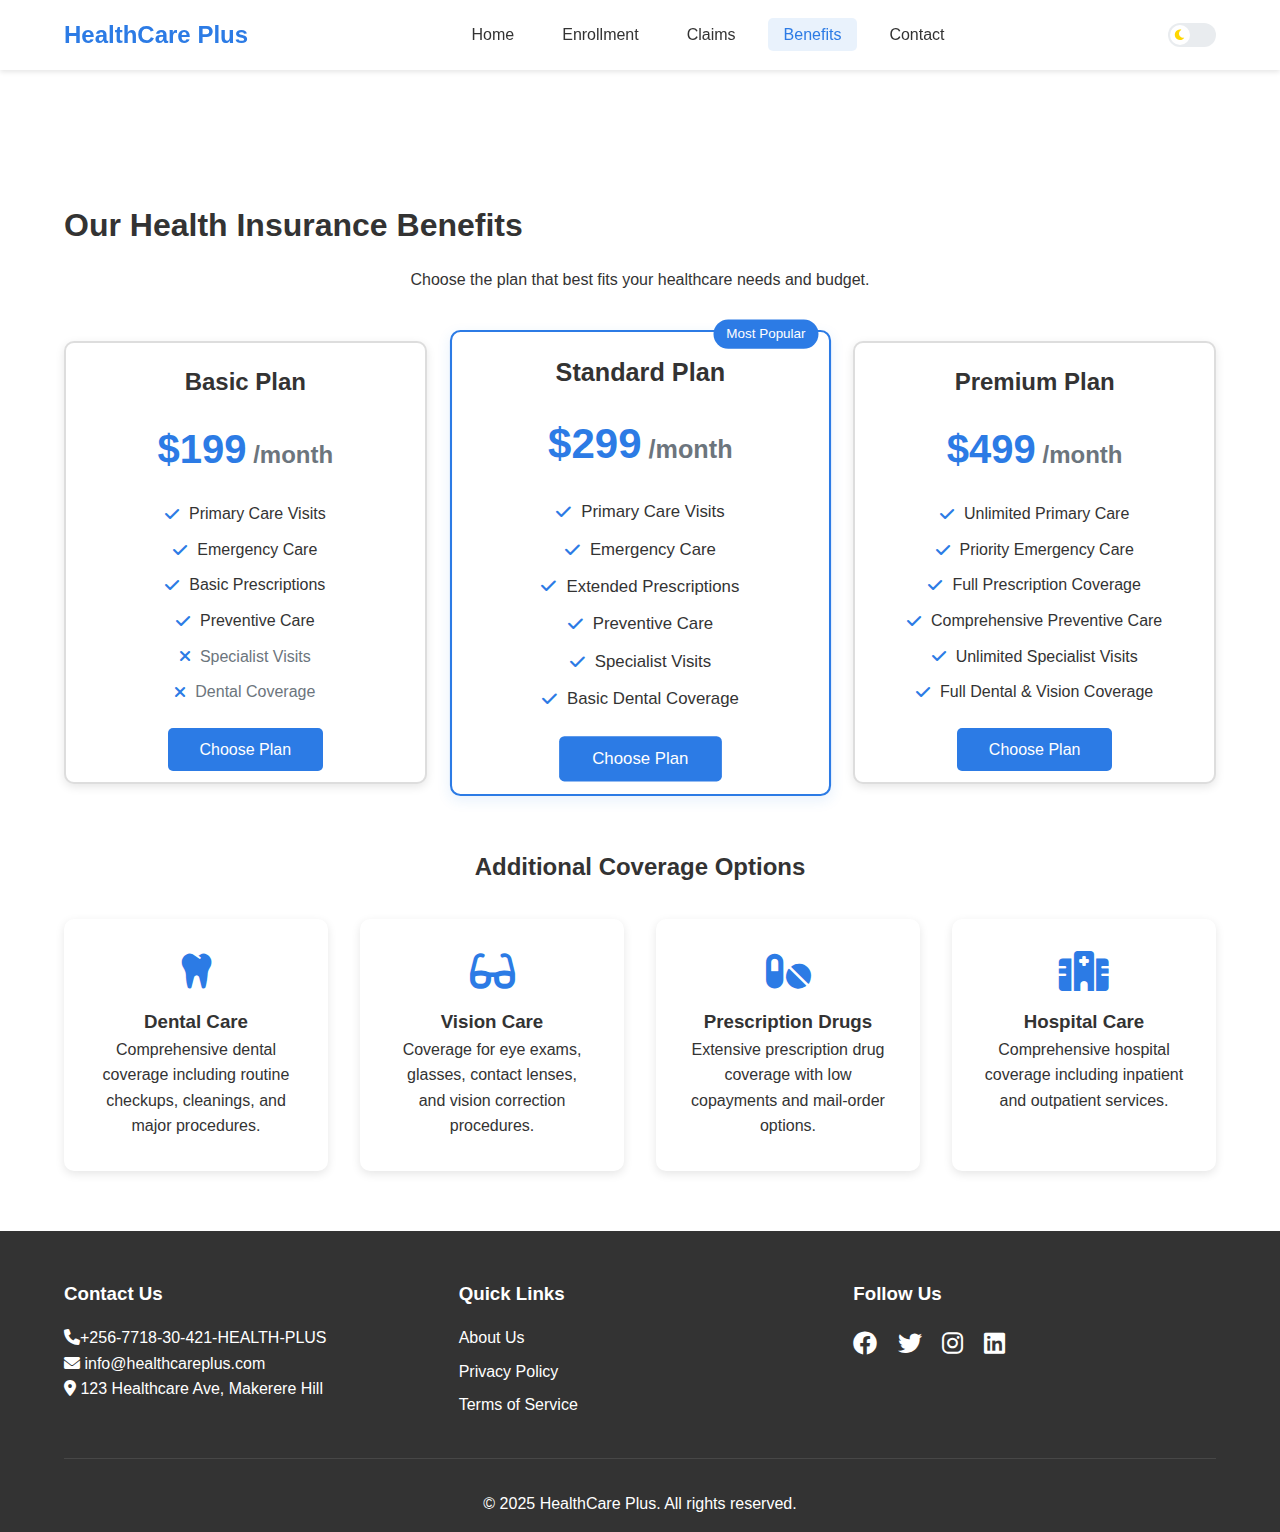
<file: benefits.html>
<!DOCTYPE html>
<html lang="en">
<head>
    <meta charset="UTF-8">
    <meta name="viewport" content="width=device-width, initial-scale=1.0">
    <title>Benefits - HealthCare Plus</title>
    <link rel="stylesheet" href="style.css">
    <link rel="stylesheet" href="dark-mode.css">
    <link rel="stylesheet" href="https://cdnjs.cloudflare.com/ajax/libs/font-awesome/6.0.0/css/all.min.css">
    <script async src="https://pagead2.googlesyndication.com/pagead/js/adsbygoogle.js?client=ca-pub-5468363493773000"
     crossorigin="anonymous"></script>
</head>
<body>
    <!-- Header -->
    <header>
        <nav class="navbar">
            <div class="logo">
                <h1>HealthCare Plus</h1>
            </div>
            <div class="nav-links">
                <ul>
                    <li><a href="index.html">Home</a></li>
                    <li><a href="enrollment.html">Enrollment</a></li>
                    <li><a href="claims.html">Claims</a></li>
                    <li><a href="benefits.html" class="active">Benefits</a></li>
                    <li><a href="contact.html">Contact</a></li>
                </ul>
            </div>
            <div class="nav-buttons">
                <button class="dark-mode-toggle">
                    <i class="fas fa-moon"></i>
                </button>
                <div class="hamburger">
                    <span></span>
                    <span></span>
                    <span></span>
                </div>
            </div>
        </nav>
    </header>

    <main>
        <!-- Benefits Section -->
        <section class="benefits-section">
            <div class="container">
                <h1>Our Health Insurance Benefits</h1>
                <p class="section-description">Choose the plan that best fits your healthcare needs and budget.</p>

                <!-- Plan Comparison -->
                <div class="plan-comparison">
                    <div class="plan-card">
                        <div class="plan-header">
                            <h2>Basic Plan</h2>
                            <div class="price">
                                <span class="amount">$199</span>
                                <span class="period">/month</span>
                            </div>
                        </div>
                        <div class="plan-features">
                            <ul>
                                <li><i class="fas fa-check"></i> Primary Care Visits</li>
                                <li><i class="fas fa-check"></i> Emergency Care</li>
                                <li><i class="fas fa-check"></i> Basic Prescriptions</li>
                                <li><i class="fas fa-check"></i> Preventive Care</li>
                                <li class="not-included"><i class="fas fa-times"></i> Specialist Visits</li>
                                <li class="not-included"><i class="fas fa-times"></i> Dental Coverage</li>
                            </ul>
                        </div>
                        <a href="enrollment.html" class="btn primary">Choose Plan</a>
                    </div>

                    <div class="plan-card featured">
                        <div class="plan-header">
                            <div class="featured-tag">Most Popular</div>
                            <h2>Standard Plan</h2>
                            <div class="price">
                                <span class="amount">$299</span>
                                <span class="period">/month</span>
                            </div>
                        </div>
                        <div class="plan-features">
                            <ul>
                                <li><i class="fas fa-check"></i> Primary Care Visits</li>
                                <li><i class="fas fa-check"></i> Emergency Care</li>
                                <li><i class="fas fa-check"></i> Extended Prescriptions</li>
                                <li><i class="fas fa-check"></i> Preventive Care</li>
                                <li><i class="fas fa-check"></i> Specialist Visits</li>
                                <li><i class="fas fa-check"></i> Basic Dental Coverage</li>
                            </ul>
                        </div>
                        <a href="enrollment.html" class="btn primary">Choose Plan</a>
                    </div>

                    <div class="plan-card">
                        <div class="plan-header">
                            <h2>Premium Plan</h2>
                            <div class="price">
                                <span class="amount">$499</span>
                                <span class="period">/month</span>
                            </div>
                        </div>
                        <div class="plan-features">
                            <ul>
                                <li><i class="fas fa-check"></i> Unlimited Primary Care</li>
                                <li><i class="fas fa-check"></i> Priority Emergency Care</li>
                                <li><i class="fas fa-check"></i> Full Prescription Coverage</li>
                                <li><i class="fas fa-check"></i> Comprehensive Preventive Care</li>
                                <li><i class="fas fa-check"></i> Unlimited Specialist Visits</li>
                                <li><i class="fas fa-check"></i> Full Dental & Vision Coverage</li>
                            </ul>
                        </div>
                        <a href="enrollment.html" class="btn primary">Choose Plan</a>
                    </div>
                </div>

                <!-- Additional Benefits -->
                <div class="additional-benefits">
                    <h2>Additional Coverage Options</h2>
                    <div class="benefits-grid">
                        <div class="benefit-card">
                            <i class="fas fa-tooth"></i>
                            <h3>Dental Care</h3>
                            <p>Comprehensive dental coverage including routine checkups, cleanings, and major procedures.</p>
                        </div>
                        <div class="benefit-card">
                            <i class="fas fa-glasses"></i>
                            <h3>Vision Care</h3>
                            <p>Coverage for eye exams, glasses, contact lenses, and vision correction procedures.</p>
                        </div>
                        <div class="benefit-card">
                            <i class="fas fa-pills"></i>
                            <h3>Prescription Drugs</h3>
                            <p>Extensive prescription drug coverage with low copayments and mail-order options.</p>
                        </div>
                        <div class="benefit-card">
                            <i class="fas fa-hospital"></i>
                            <h3>Hospital Care</h3>
                            <p>Comprehensive hospital coverage including inpatient and outpatient services.</p>
                        </div>
                    </div>
                </div>
            </div>
        </section>
    </main>

    <!-- Footer -->
    <footer>
        <div class="footer-content">
            <div class="footer-section">
                <h3>Contact Us</h3>
                <p>
                    <i class="fas fa-phone"></i>+256-7718-30-421-HEALTH-PLUS<br>
                    <i class="fas fa-envelope"></i> info@healthcareplus.com<br>
                    <i class="fas fa-location-dot"></i> 123 Healthcare Ave, Makerere Hill
                </p>
            </div>
            <div class="footer-section">
                <h3>Quick Links</h3>
                <ul>
                    <li><a href="about.html">About Us</a></li>
                    <li><a href="privacy.html">Privacy Policy</a></li>
                    <li><a href="terms.html">Terms of Service</a></li>
                </ul>
            </div>
            <div class="footer-section">
                <h3>Follow Us</h3>
                <div class="social-links">
                    <a href="#"><i class="fab fa-facebook"></i></a>
                    <a href="#"><i class="fab fa-twitter"></i></a>
                    <a href="#"><i class="fab fa-instagram"></i></a>
                    <a href="#"><i class="fab fa-linkedin"></i></a>
                </div>
            </div>
        </div>
        <div class="footer-bottom">
            <p>&copy; 2025 HealthCare Plus. All rights reserved.</p>
        </div>
    </footer>

    <script src="main.js"></script>
    <script src="dark-mode.js"></script>
    <script src="hamburger.js"></script>
</body>
</html>
</file>
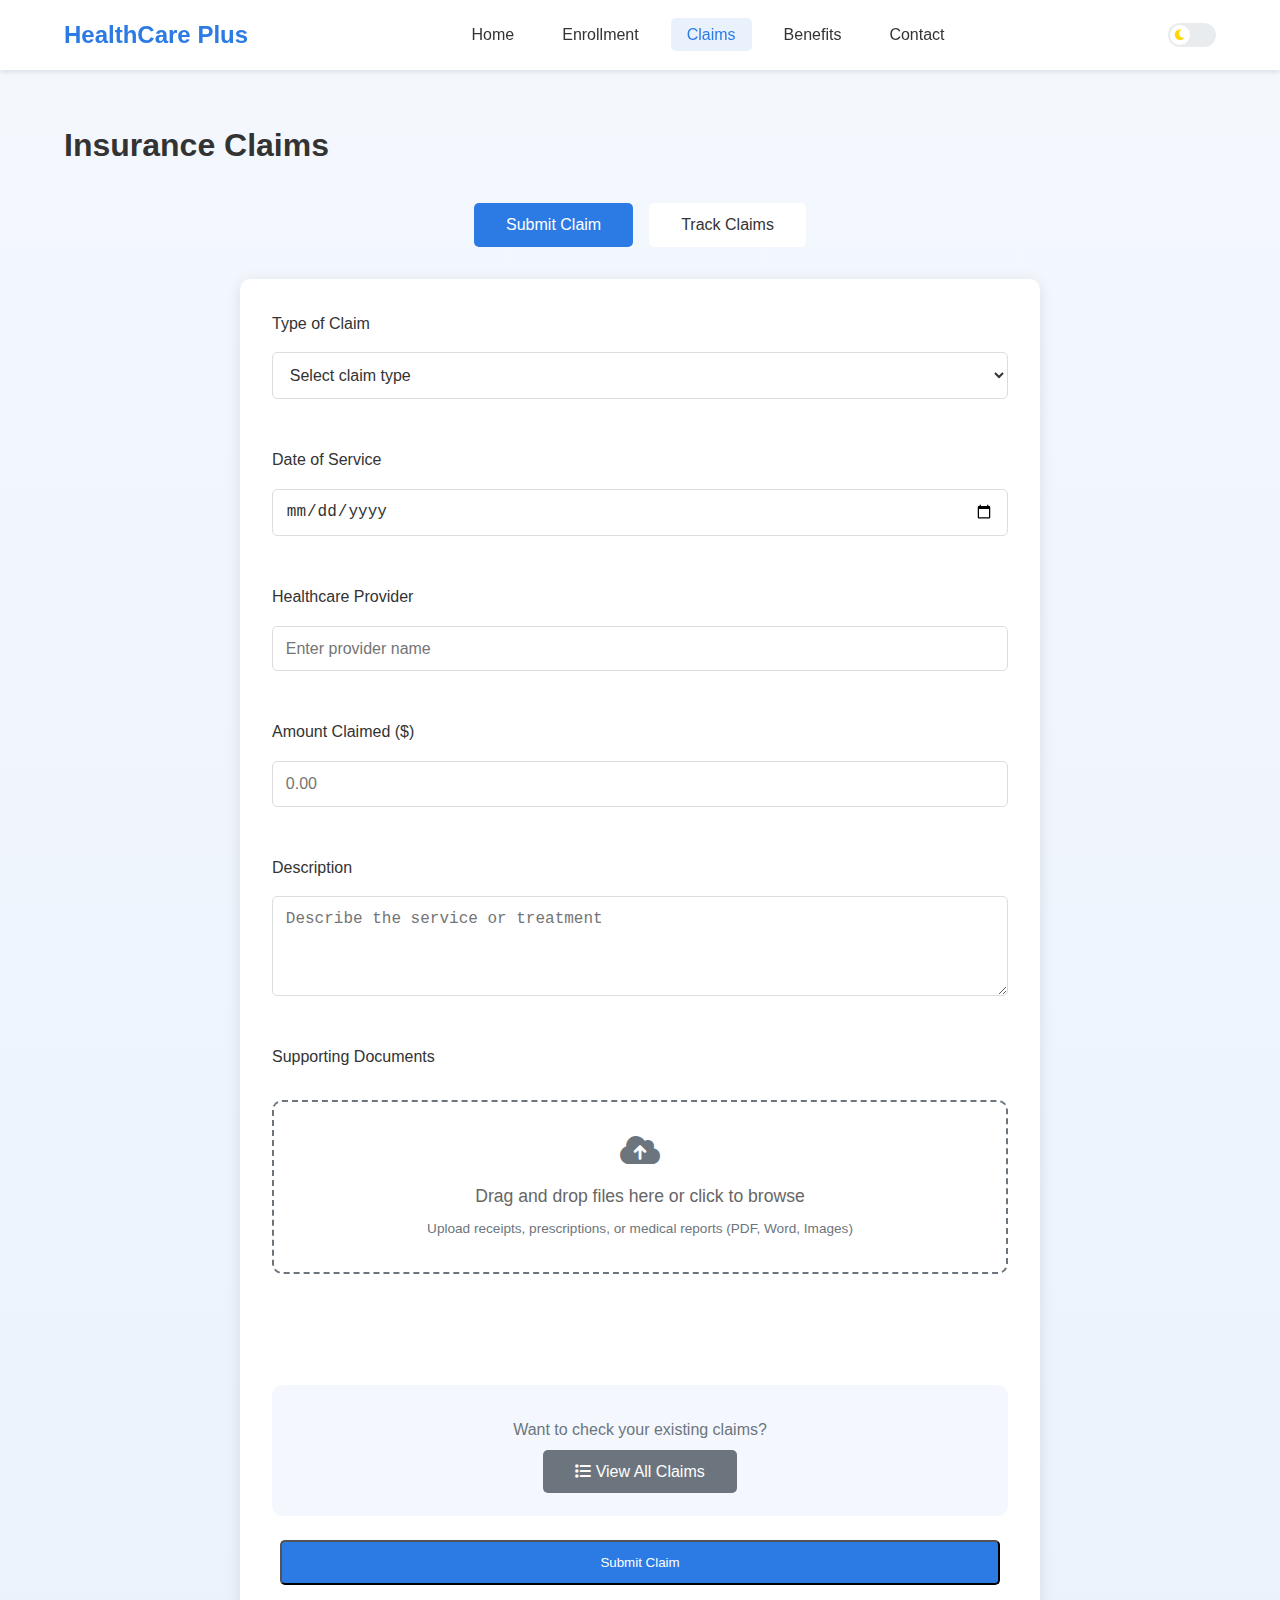
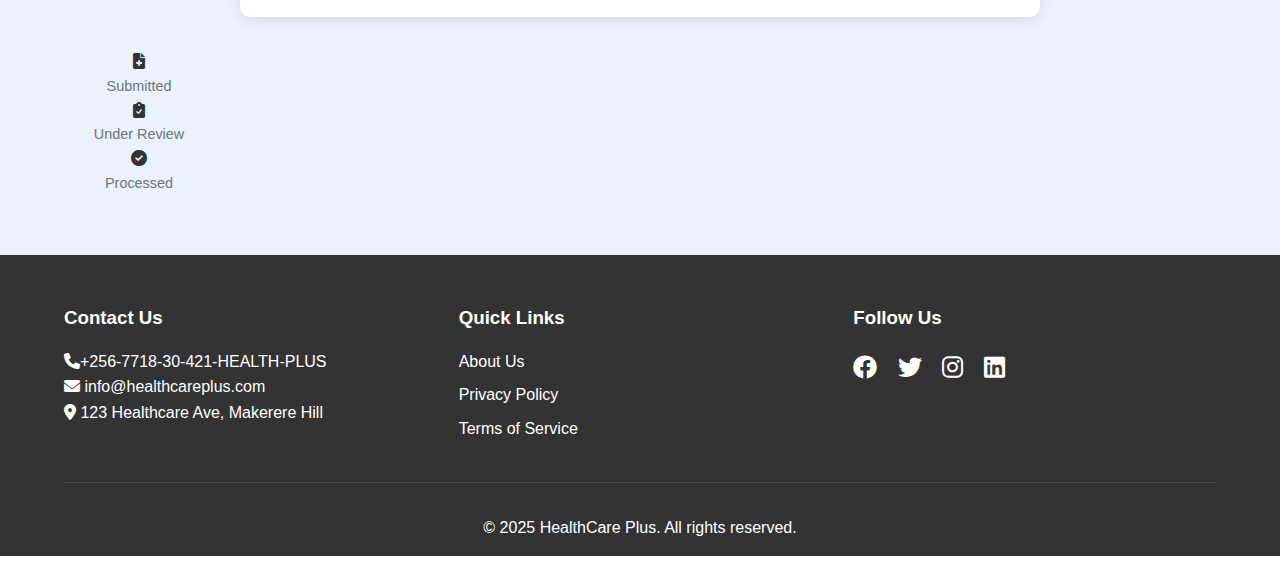
<file: claims.html>
<!DOCTYPE html>
<html lang="en">
<head>
    <meta charset="UTF-8">
    <meta name="viewport" content="width=device-width, initial-scale=1.0">
    <title>Claims - HealthCare Plus</title>
    <link rel="stylesheet" href="style.css">
    <link rel="stylesheet" href="dark-mode.css">
    <link rel="stylesheet" href="https://cdnjs.cloudflare.com/ajax/libs/font-awesome/6.0.0/css/all.min.css">
    <script async src="https://pagead2.googlesyndication.com/pagead/js/adsbygoogle.js?client=ca-pub-5468363493773000"
     crossorigin="anonymous"></script>
</head>
<body>
    <!-- Header -->
    <header>
        <nav class="navbar">
            <div class="logo">
                <h1>HealthCare Plus</h1>
            </div>
            <div class="nav-links">
                <ul>
                    <li><a href="index.html">Home</a></li>
                    <li><a href="enrollment.html">Enrollment</a></li>
                    <li><a href="claims.html" class="active">Claims</a></li>
                    <li><a href="benefits.html">Benefits</a></li>
                    <li><a href="contact.html">Contact</a></li>
                </ul>
            </div>
            <div class="nav-buttons">
                <button class="dark-mode-toggle">
                    <i class="fas fa-moon"></i>
                </button>
                <div class="hamburger">
                    <span></span>
                    <span></span>
                    <span></span>
                </div>
            </div>
        </nav>
    </header>

    <!-- Claims Section -->
    <section class="claims-section">
        <div class="container">
            <h1>Insurance Claims</h1>
            
            <!-- Claims Tabs -->
            <div class="claims-tabs">
                <button class="tab-btn active" data-tab="submit">Submit Claim</button>
                <button class="tab-btn" data-tab="track">Track Claims</button>
            </div>

            <!-- Submit Claim Form -->
            <div class="tab-content active" id="submit">
                <div class="claims-form-container">
                    <form id="claimsForm" class="claims-form">
                        <div class="form-group">
                            <label for="claimType">Type of Claim</label>
                            <select id="claimType" name="claimType" required>
                                <option value="">Select claim type</option>
                                <option value="medical">Medical Visit</option>
                                <option value="prescription">Prescription</option>
                                <option value="dental">Dental</option>
                                <option value="vision">Vision</option>
                                <option value="other">Other</option>
                            </select>
                        </div>

                        <div class="form-group">
                            <label for="serviceDate">Date of Service</label>
                            <input type="date" id="serviceDate" name="serviceDate" required>
                        </div>

                        <div class="form-group">
                            <label for="provider">Healthcare Provider</label>
                            <input type="text" id="provider" name="provider" placeholder="Enter provider name" required>
                        </div>

                        <div class="form-group">
                            <label for="amount">Amount Claimed ($)</label>
                            <input type="number" id="amount" name="amount" step="0.01" min="0" placeholder="0.00" required>
                        </div>

                        <div class="form-group">
                            <label for="description">Description</label>
                            <textarea id="description" name="description" rows="4" placeholder="Describe the service or treatment"></textarea>
                        </div>

                        <div class="form-group">
                            <label>Supporting Documents</label>
                            <div class="file-upload-section">
                                <div class="file-drop-zone">
                                    <input type="file" class="file-input" multiple accept=".pdf,.doc,.docx,.jpg,.jpeg,.png">
                                    <i class="fas fa-cloud-upload-alt"></i>
                                    <p>Drag and drop files here or click to browse</p>
                                    <span class="file-hint">Upload receipts, prescriptions, or medical reports (PDF, Word, Images)</span>
                                </div>
                                <div class="file-list">
                                    <!-- File previews will be added here -->
                                </div>
                            </div>
                        </div>

                        <div class="claims-actions">
                            <p>Want to check your existing claims?</p>
                            <a href="claims-status.html" class="btn secondary">
                                <i class="fas fa-list"></i>
                                View All Claims
                            </a>
                        </div>

                        <button type="submit" class="btn primary">Submit Claim</button>
                    </form>
                </div>
            </div>

            <!-- Track Claims -->
            <div class="tab-content" id="track">
                <div class="claims-tracking">
                    <h2>Track Your Claims</h2>
                    <div class="search-claims">
                        <input type="text" placeholder="Search by claim number...">
                        <button class="btn secondary"><i class="fas fa-search"></i> Search</button>
                    </div>
                    
                    <div class="claims-list">
                        <div class="claim-card">
                            <div class="claim-header">
                                <h3>Claim #12345</h3>
                                <span class="status pending">Pending</span>
                            </div>
                            <div class="claim-details">
                                <p><strong>Type:</strong> Medical Visit</p>
                                <p><strong>Date:</strong> 2025-03-15</p>
                                <p><strong>Amount:</strong> $150.00</p>
                            </div>
                            <button class="btn secondary">View Details</button>
                        </div>

                        <div class="claim-card">
                            <div class="claim-header">
                                <h3>Claim #12344</h3>
                                <span class="status approved">Approved</span>
                            </div>
                            <div class="claim-details">
                                <p><strong>Type:</strong> Prescription</p>
                                <p><strong>Date:</strong> 2025-03-10</p>
                                <p><strong>Amount:</strong> $75.50</p>
                            </div>
                            <button class="btn secondary">View Details</button>
                        </div>
                    </div>
                </div>
            </div>

            <div class="claim-progress">
                <div class="progress-step completed">
                    <div class="step-icon"><i class="fas fa-file-medical"></i></div>
                    <div class="step-label">Submitted</div>
                </div>
                <div class="progress-step active">
                    <div class="step-icon"><i class="fas fa-clipboard-check"></i></div>
                    <div class="step-label">Under Review</div>
                </div>
                <div class="progress-step">
                    <div class="step-icon"><i class="fas fa-check-circle"></i></div>
                    <div class="step-label">Processed</div>
                </div>
            </div>
        </div>
    </section>

    <!-- Footer -->
    <footer>
        <div class="footer-content">
            <div class="footer-section">
                <h3>Contact Us</h3>
                <p>
                    <i class="fas fa-phone"></i>+256-7718-30-421-HEALTH-PLUS<br>
                    <i class="fas fa-envelope"></i> info@healthcareplus.com<br>
                    <i class="fas fa-location-dot"></i> 123 Healthcare Ave, Makerere Hill
                </p>
            </div>
            <div class="footer-section">
                <h3>Quick Links</h3>
                <ul>
                    <li><a href="about.html">About Us</a></li>
                    <li><a href="privacy.html">Privacy Policy</a></li>
                    <li><a href="terms.html">Terms of Service</a></li>
                </ul>
            </div>
            <div class="footer-section">
                <h3>Follow Us</h3>
                <div class="social-links">
                    <a href="#"><i class="fab fa-facebook"></i></a>
                    <a href="#"><i class="fab fa-twitter"></i></a>
                    <a href="#"><i class="fab fa-instagram"></i></a>
                    <a href="#"><i class="fab fa-linkedin"></i></a>
                </div>
            </div>
        </div>
        <div class="footer-bottom">
            <p>&copy; 2025 HealthCare Plus. All rights reserved.</p>
        </div>
    </footer>

    <script src="main.js"></script>
    <script src="dark-mode.js"></script>
    <script src="hamburger.js"></script>
    <script src="notifications.js"></script>
    <script src="fileUpload.js"></script>
    <script src="claims.js"></script>
</body>
</html>
</file>
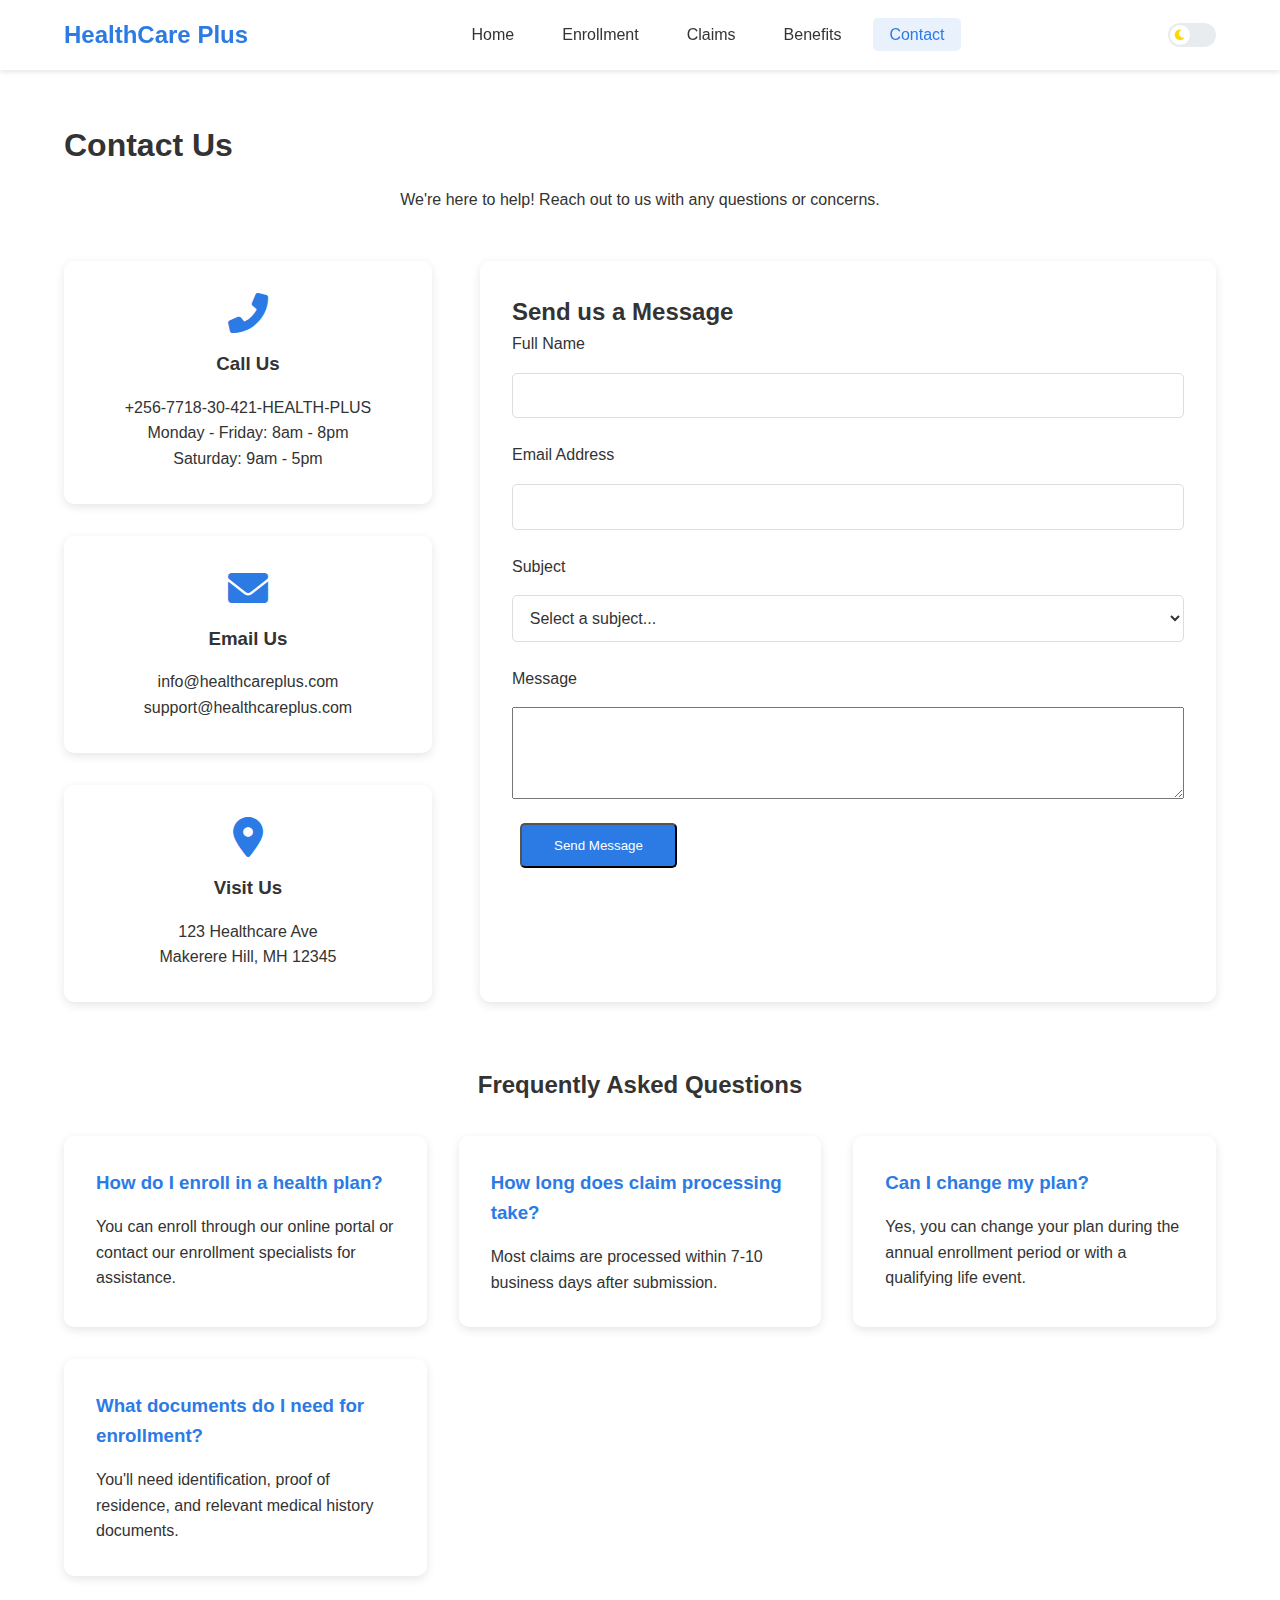
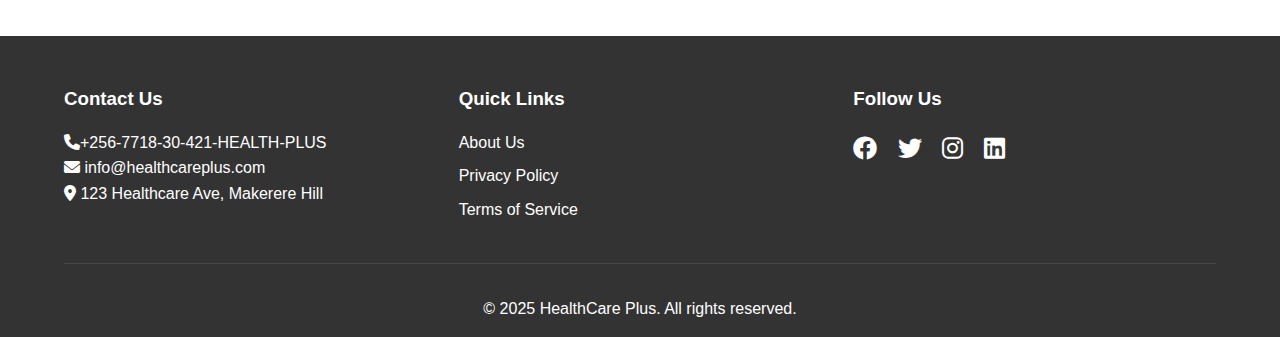
<file: contact.html>
<!DOCTYPE html>
<html lang="en">
<head>
    <meta charset="UTF-8">
    <meta name="viewport" content="width=device-width, initial-scale=1.0">
    <title>Contact Us - HealthCare Plus</title>
    <link rel="stylesheet" href="style.css">
    <link rel="stylesheet" href="dark-mode.css">
    <link rel="stylesheet" href="https://cdnjs.cloudflare.com/ajax/libs/font-awesome/6.0.0/css/all.min.css">
    <script async src="https://pagead2.googlesyndication.com/pagead/js/adsbygoogle.js?client=ca-pub-5468363493773000"
     crossorigin="anonymous"></script>
</head>
<body>
    <!-- Header -->
    <header>
        <nav class="navbar">
            <div class="logo">
                <h1>HealthCare Plus</h1>
            </div>
            <div class="nav-links">
                <ul>
                    <li><a href="index.html">Home</a></li>
                    <li><a href="enrollment.html">Enrollment</a></li>
                    <li><a href="claims.html">Claims</a></li>
                    <li><a href="benefits.html">Benefits</a></li>
                    <li><a href="contact.html" class="active">Contact</a></li>
                </ul>
            </div>
            <div class="nav-buttons">
                <button class="dark-mode-toggle">
                    <i class="fas fa-moon"></i>
                </button>
                <div class="hamburger">
                    <span></span>
                    <span></span>
                    <span></span>
                </div>
            </div>
        </nav>
    </header>

    <!-- Contact Section -->
    <section class="contact-section">
        <div class="container">
            <h1>Contact Us</h1>
            <p class="section-description">We're here to help! Reach out to us with any questions or concerns.</p>

            <div class="contact-grid">
                <!-- Contact Information -->
                <div class="contact-info">
                    <div class="info-card">
                        <i class="fas fa-phone-alt"></i>
                        <h3>Call Us</h3>
                        <p>+256-7718-30-421-HEALTH-PLUS</p>
                        <p>Monday - Friday: 8am - 8pm</p>
                        <p>Saturday: 9am - 5pm</p>
                    </div>
                    <div class="info-card">
                        <i class="fas fa-envelope"></i>
                        <h3>Email Us</h3>
                        <p>info@healthcareplus.com</p>
                        <p>support@healthcareplus.com</p>
                    </div>
                    <div class="info-card">
                        <i class="fas fa-location-dot"></i>
                        <h3>Visit Us</h3>
                        <p>123 Healthcare Ave</p>
                        <p>Makerere Hill, MH 12345</p>
                    </div>
                </div>

                <!-- Contact Form -->
                <div class="contact-form">
                    <h2>Send us a Message</h2>
                    <form id="contactForm">
                        <div class="form-group">
                            <label for="name">Full Name</label>
                            <input type="text" id="name" name="name" required>
                        </div>
                        <div class="form-group">
                            <label for="email">Email Address</label>
                            <input type="email" id="email" name="email" required>
                        </div>
                        <div class="form-group">
                            <label for="subject">Subject</label>
                            <select id="subject" name="subject" required>
                                <option value="">Select a subject...</option>
                                <option value="general">General Inquiry</option>
                                <option value="enrollment">Enrollment Question</option>
                                <option value="claims">Claims Support</option>
                                <option value="benefits">Benefits Information</option>
                            </select>
                        </div>
                        <div class="form-group">
                            <label for="message">Message</label>
                            <textarea id="message" name="message" rows="6" required></textarea>
                        </div>
                        <button type="submit" class="btn primary">Send Message</button>
                    </form>
                </div>
            </div>

            <!-- FAQ Section -->
            <div class="faq-section">
                <h2>Frequently Asked Questions</h2>
                <div class="faq-grid">
                    <div class="faq-item">
                        <h3>How do I enroll in a health plan?</h3>
                        <p>You can enroll through our online portal or contact our enrollment specialists for assistance.</p>
                    </div>
                    <div class="faq-item">
                        <h3>How long does claim processing take?</h3>
                        <p>Most claims are processed within 7-10 business days after submission.</p>
                    </div>
                    <div class="faq-item">
                        <h3>Can I change my plan?</h3>
                        <p>Yes, you can change your plan during the annual enrollment period or with a qualifying life event.</p>
                    </div>
                    <div class="faq-item">
                        <h3>What documents do I need for enrollment?</h3>
                        <p>You'll need identification, proof of residence, and relevant medical history documents.</p>
                    </div>
                </div>
            </div>
        </div>
    </section>

    <!-- Footer -->
    <footer>
        <div class="footer-content">
            <div class="footer-section">
                <h3>Contact Us</h3>
                <p>
                    <i class="fas fa-phone"></i>+256-7718-30-421-HEALTH-PLUS<br>
                    <i class="fas fa-envelope"></i> info@healthcareplus.com<br>
                    <i class="fas fa-location-dot"></i> 123 Healthcare Ave, Makerere Hill
                </p>
            </div>
            <div class="footer-section">
                <h3>Quick Links</h3>
                <ul>
                    <li><a href="about.html">About Us</a></li>
                    <li><a href="privacy.html">Privacy Policy</a></li>
                    <li><a href="terms.html">Terms of Service</a></li>
                </ul>
            </div>
            <div class="footer-section">
                <h3>Follow Us</h3>
                <div class="social-links">
                    <a href="#"><i class="fab fa-facebook"></i></a>
                    <a href="#"><i class="fab fa-twitter"></i></a>
                    <a href="#"><i class="fab fa-instagram"></i></a>
                    <a href="#"><i class="fab fa-linkedin"></i></a>
                </div>
            </div>
        </div>
        <div class="footer-bottom">
            <p>&copy; 2025 HealthCare Plus. All rights reserved.</p>
        </div>
    </footer>

    <script src="main.js"></script>
    <script src="dark-mode.js"></script>
    <script src="hamburger.js"></script>
    <script src="contact.js"></script>
</body>
</html>
</file>
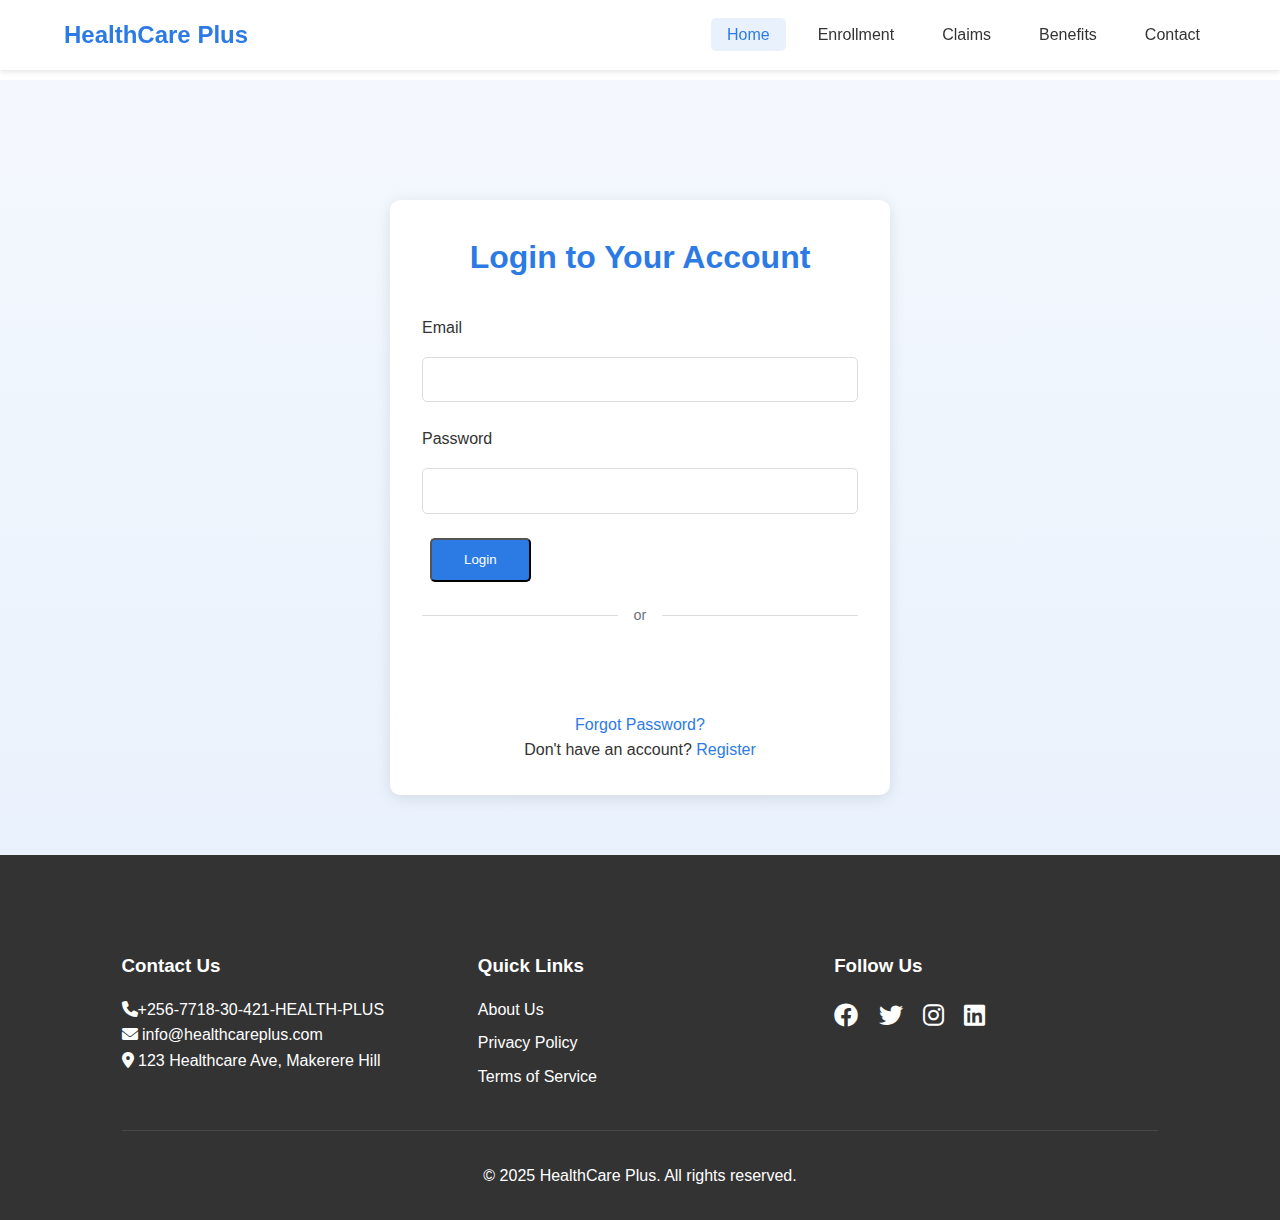
<file: enrollment.html>
<!DOCTYPE html>
<html lang="en">
<head>
    <meta charset="UTF-8">
    <meta name="viewport" content="width=device-width, initial-scale=1.0">
    <title>Enroll in Healthcare Plan - HealthCare Plus</title>
    <link rel="stylesheet" href="style.css">
    <link rel="stylesheet" href="dark-mode.css">
    <link rel="stylesheet" href="https://cdnjs.cloudflare.com/ajax/libs/font-awesome/6.0.0/css/all.min.css">
    <script async src="https://pagead2.googlesyndication.com/pagead/js/adsbygoogle.js?client=ca-pub-5468363493773000"
     crossorigin="anonymous"></script>
</head>
<body>
    <!-- Header (Same as index.html) -->
    <header>
        <nav class="navbar">
            <div class="logo">
                <h1>HealthCare Plus</h1>
            </div>
            <div class="nav-links">
                <ul>
                    <li><a href="index.html">Home</a></li>
                    <li><a href="enrollment.html" class="active">Enrollment</a></li>
                    <li><a href="claims.html">Claims</a></li>
                    <li><a href="benefits.html">Benefits</a></li>
                    <li><a href="contact.html">Contact</a></li>
                </ul>
            </div>
            <div class="nav-buttons">
                <button class="dark-mode-toggle">
                    <i class="fas fa-moon"></i>
                </button>
                <div class="hamburger">
                    <span></span>
                    <span></span>
                    <span></span>
                </div>
            </div>
        </nav>
    </header>

    <main>
        <section class="enrollment-section">
            <div class="container">
                <h1>Healthcare Plan Enrollment</h1>
                
                <!-- Enrollment Progress -->
                <div class="enrollment-progress">
                    <div class="progress-step active" data-step="1">
                        <div class="step-number">1</div>
                        <div class="step-label">Personal Information</div>
                    </div>
                    <div class="progress-step" data-step="2">
                        <div class="step-number">2</div>
                        <div class="step-label">Medical History</div>
                    </div>
                    <div class="progress-step" data-step="3">
                        <div class="step-number">3</div>
                        <div class="step-label">Plan Selection</div>
                    </div>
                    <div class="progress-step" data-step="4">
                        <div class="step-number">4</div>
                        <div class="step-label">Review & Payment</div>
                    </div>
                </div>

                <!-- Enrollment Forms -->
                <div class="enrollment-form">
                    <!-- Step 1: Personal Information -->
                    <div class="enrollment-step" id="step1">
                        <h2>Personal Information</h2>
                        <form id="personalInfoForm">
                            <div class="form-group">
                                <label for="fullName">Full Name</label>
                                <input type="text" id="fullName" name="fullName" required>
                            </div>
                            <div class="form-group">
                                <label for="email">Email</label>
                                <input type="email" id="email" name="email" required>
                            </div>
                            <div class="form-group">
                                <label for="dob">Date of Birth</label>
                                <input type="date" id="dob" name="dob" required>
                            </div>
                            <div class="form-group">
                                <label for="address">Address</label>
                                <input type="text" id="address" name="address" required>
                            </div>
                            
                            <!-- Family members section -->
                            <div class="family-members">
                                <h3>Family Members</h3>
                                <button type="button" class="btn secondary add-member">
                                    <i class="fas fa-plus"></i> Add Family Member
                                </button>
                            </div>
                        </form>
                    </div>

                    <!-- Step 2: Medical History -->
                    <div class="enrollment-step hidden" id="step2">
                        <h2>Medical History</h2>
                        <form id="medicalHistoryForm">
                            <div class="form-group">
                                <label>Do you have any pre-existing medical conditions?</label>
                                <div class="radio-group">
                                    <input type="radio" id="conditions-yes" name="hasConditions" value="yes">
                                    <label for="conditions-yes">Yes</label>
                                    <input type="radio" id="conditions-no" name="hasConditions" value="no">
                                    <label for="conditions-no">No</label>
                                </div>
                            </div>

                            <div class="form-group conditions-details" style="display: none;">
                                <label for="conditions">Please specify your conditions:</label>
                                <textarea id="conditions" name="conditions" rows="4"></textarea>
                            </div>

                            <div class="form-group">
                                <label>Are you currently taking any medications?</label>
                                <div class="radio-group">
                                    <input type="radio" id="medications-yes" name="hasMedications" value="yes">
                                    <label for="medications-yes">Yes</label>
                                    <input type="radio" id="medications-no" name="hasMedications" value="no">
                                    <label for="medications-no">No</label>
                                </div>
                            </div>

                            <div class="form-group medications-details" style="display: none;">
                                <label for="medications">Please list your current medications:</label>
                                <textarea id="medications" name="medications" rows="4"></textarea>
                            </div>

                            <div class="form-group">
                                <label for="lastCheckup">Date of Last Medical Checkup:</label>
                                <input type="date" id="lastCheckup" name="lastCheckup">
                            </div>
                        </form>
                    </div>

                    <!-- Step 3: Plan Selection -->
                    <div class="enrollment-step hidden" id="step3">
                        <h2>Select Your Plan</h2>
                        <form id="planSelectionForm">
                            <div class="plans-grid">
                                <div class="plan-option">
                                    <input type="radio" id="basic-plan" name="selectedPlan" value="basic">
                                    <label for="basic-plan" class="plan-card">
                                        <div class="plan-header">
                                            <h3>Basic Plan</h3>
                                            <div class="price">$199/month</div>
                                        </div>
                                        <div class="plan-features">
                                            <ul>
                                                <li><i class="fas fa-check"></i> Primary Care Visits</li>
                                                <li><i class="fas fa-check"></i> Emergency Care</li>
                                                <li><i class="fas fa-check"></i> Basic Prescriptions</li>
                                                <li><i class="fas fa-check"></i> Preventive Care</li>
                                            </ul>
                                        </div>
                                    </label>
                                </div>

                                <div class="plan-option">
                                    <input type="radio" id="standard-plan" name="selectedPlan" value="standard">
                                    <label for="standard-plan" class="plan-card featured">
                                        <div class="featured-tag">Most Popular</div>
                                        <div class="plan-header">
                                            <h3>Standard Plan</h3>
                                            <div class="price">$299/month</div>
                                        </div>
                                        <div class="plan-features">
                                            <ul>
                                                <li><i class="fas fa-check"></i> All Basic Plan Features</li>
                                                <li><i class="fas fa-check"></i> Specialist Visits</li>
                                                <li><i class="fas fa-check"></i> Extended Prescriptions</li>
                                                <li><i class="fas fa-check"></i> Basic Dental Coverage</li>
                                            </ul>
                                        </div>
                                    </label>
                                </div>

                                <div class="plan-option">
                                    <input type="radio" id="premium-plan" name="selectedPlan" value="premium">
                                    <label for="premium-plan" class="plan-card">
                                        <div class="plan-header">
                                            <h3>Premium Plan</h3>
                                            <div class="price">$499/month</div>
                                        </div>
                                        <div class="plan-features">
                                            <ul>
                                                <li><i class="fas fa-check"></i> All Standard Plan Features</li>
                                                <li><i class="fas fa-check"></i> Full Dental & Vision</li>
                                                <li><i class="fas fa-check"></i> Mental Health Coverage</li>
                                                <li><i class="fas fa-check"></i> International Coverage</li>
                                            </ul>
                                        </div>
                                    </label>
                                </div>
                            </div>
                        </form>
                    </div>

                    <!-- Step 4: Review & Payment -->
                    <div class="enrollment-step hidden" id="step4">
                        <h2>Review & Payment</h2>
                        <form id="paymentForm">
                            <div class="review-section">
                                <h3>Plan Summary</h3>
                                <div class="summary-details">
                                    <!-- Will be populated dynamically -->
                                </div>
                            </div>

                            <div class="payment-section">
                                <h3>Payment Information</h3>
                                <div class="form-group">
                                    <label for="cardName">Name on Card</label>
                                    <input type="text" id="cardName" name="cardName" required>
                                </div>
                                <div class="form-group">
                                    <label for="cardNumber">Card Number</label>
                                    <input type="text" id="cardNumber" name="cardNumber" pattern="\d{16}" placeholder="1234 5678 9012 3456" required>
                                </div>
                                <div class="form-row">
                                    <div class="form-group">
                                        <label for="expiryDate">Expiry Date</label>
                                        <input type="text" id="expiryDate" name="expiryDate" placeholder="MM/YY" required>
                                    </div>
                                    <div class="form-group">
                                        <label for="cvv">CVV</label>
                                        <input type="text" id="cvv" name="cvv" pattern="\d{3,4}" required>
                                    </div>
                                </div>
                            </div>

                            <div class="terms-section">
                                <div class="form-group">
                                    <input type="checkbox" id="termsAccept" name="termsAccept" required>
                                    <label for="termsAccept">I agree to the Terms and Conditions and Privacy Policy</label>
                                </div>
                            </div>
                        </form>
                    </div>
                </div>

                <!-- Navigation Buttons -->
                <div class="enrollment-nav">
                    <button class="btn secondary prev-step">Previous</button>
                    <button class="btn primary next-step">Next</button>
                </div>
            </div>
        </section>
    </main>

    <!-- Footer (Same as index.html) -->
    <footer>
        <!-- ... (same footer content as index.html) ... -->
        <footer>
            <div class="footer-content">
                <div class="footer-section">
                    <h3>Contact Us</h3>
                    <p>
                        <i class="fas fa-phone"></i>+256-7718-30-421-HEALTH-PLUS<br>
                        <i class="fas fa-envelope"></i> info@healthcareplus.com<br>
                        <i class="fas fa-location-dot"></i> 123 Healthcare Ave, Makerere hill
                    </p>
                </div>
                <div class="footer-section">
                    <h3>Quick Links</h3>
                    <ul>
                        <li><a href="about.html">About Us</a></li>
                        <li><a href="privacy.html">Privacy Policy</a></li>
                        <li><a href="terms.html">Terms of Service</a></li>
                    </ul>
                </div>
                <div class="footer-section">
                    <h3>Follow Us</h3>
                    <div class="social-links">
                        <a href="#"><i class="fab fa-facebook"></i></a>
                        <a href="#"><i class="fab fa-twitter"></i></a>
                        <a href="#"><i class="fab fa-instagram"></i></a>
                        <a href="#"><i class="fab fa-linkedin"></i></a>
                    </div>
                </div>
            </div>
            <div class="footer-bottom">
                <p>&copy; 2025 HealthCare Plus. All rights reserved.</p>
            </div>
        </footer>
    </footer>

    <script src="main.js"></script>
    <script src="dark-mode.js"></script>
    <script src="hamburger.js"></script>
    <script src="notifications.js"></script>
    <script src="enrollment.js"></script>
</body>
</html>
</file>
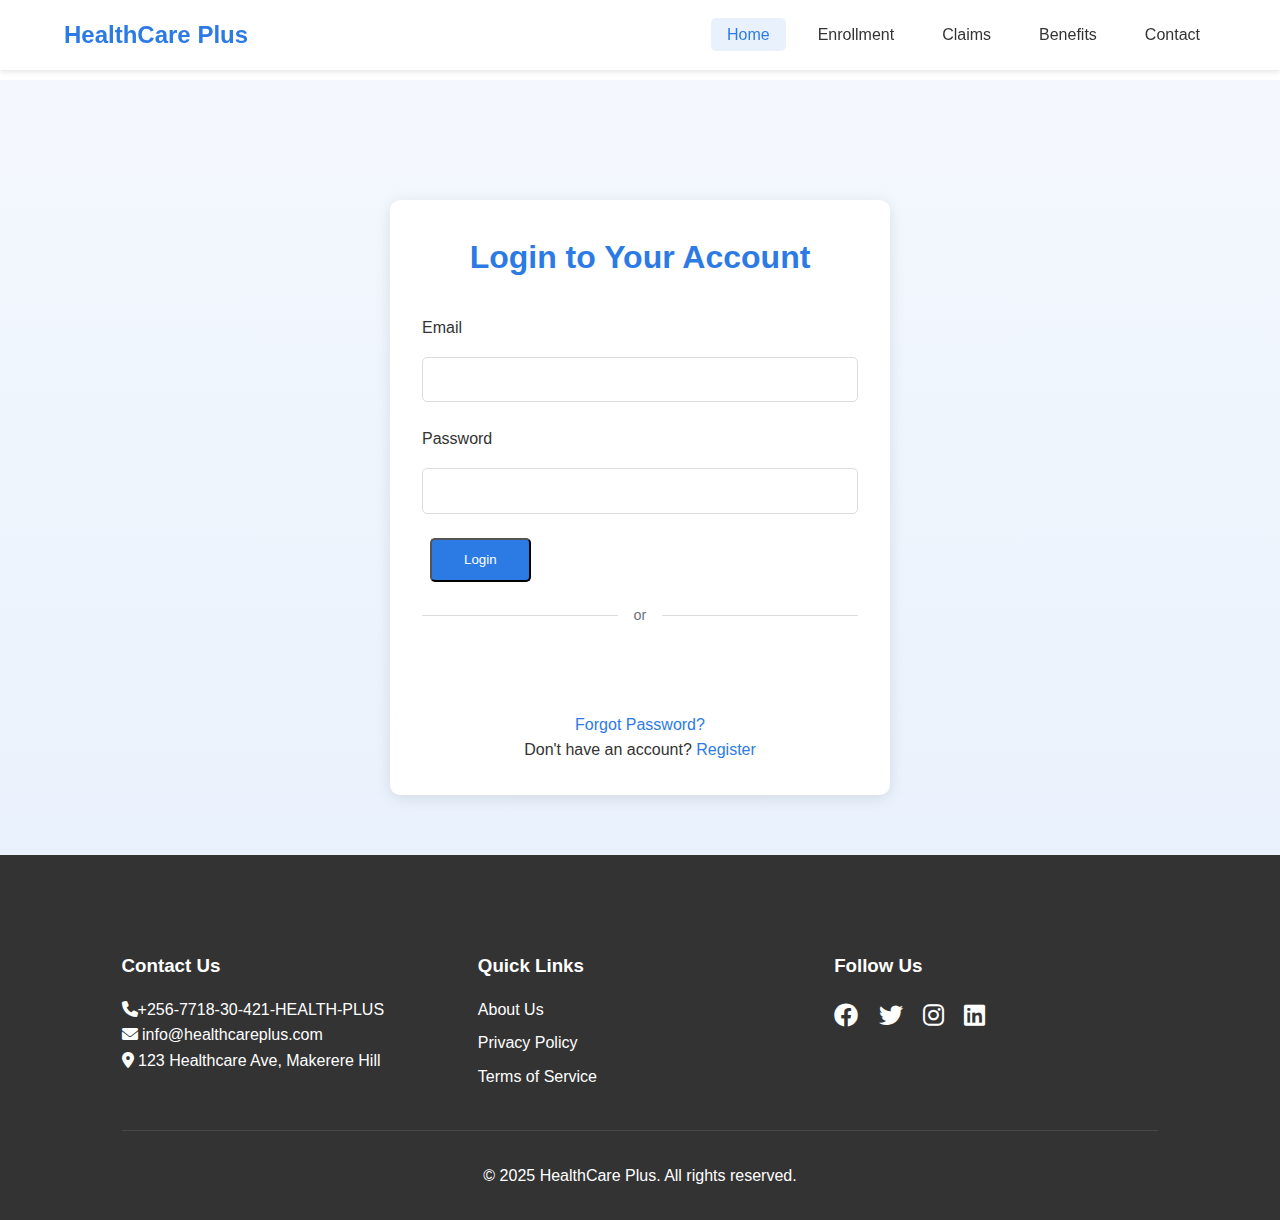
<file: login.html>
<!DOCTYPE html>
<html lang="en">
<head>
    <meta charset="UTF-8">
    <meta name="viewport" content="width=device-width, initial-scale=1.0">
    <title>Login - HealthCare Plus</title>
    <link rel="stylesheet" href="style.css">
    <link rel="stylesheet" href="dark-mode.css">
    <link rel="stylesheet" href="https://cdnjs.cloudflare.com/ajax/libs/font-awesome/6.0.0/css/all.min.css">
    <script src="https://accounts.google.com/gsi/client" async defer></script>
    <script async src="https://pagead2.googlesyndication.com/pagead/js/adsbygoogle.js?client=ca-pub-5468363493773000"
     crossorigin="anonymous"></script>
</head>
<body>
    <!-- Header -->
    <header>
        <nav class="navbar">
            <!-- Same navbar structure -->
            <div class="logo">
                <h1>HealthCare Plus</h1>
            </div>
            <div class="nav-links">
                <ul>
                    <li><a href="index.html" class="active">Home</a></li>
                    <li><a href="enrollment.html">Enrollment</a></li>
                    <li><a href="claims.html">Claims</a></li>
                    <li><a href="benefits.html">Benefits</a></li>
                    <li><a href="contact.html">Contact</a></li>
                </ul>
            </div>
        </nav>
    </header>

    <main>
        <section class="auth-section">
            <div class="container">
                <div class="auth-box">
                    <h1>Login to Your Account</h1>
                    <form id="loginForm" autocomplete="on">
                        <div class="form-group">
                            <label for="loginEmail">Email</label>
                            <input type="email" id="loginEmail" name="email" required autocomplete="email">
                        </div>
                        <div class="form-group">
                            <label for="loginPassword">Password</label>
                            <input type="password" id="loginPassword" name="password" required autocomplete="current-password">
                        </div>
                        <button type="submit" class="btn primary">Login</button>
                    </form>
                    
                    <!-- Add divider -->
                    <div class="auth-divider">
                        <span>or</span>
                    </div>
                    
                    <!-- Google login button container -->
                    <div class="social-login">
                        <div id="googleLogin" class="google-btn"></div>
                    </div>

                    <div class="auth-links">
                        <a href="forgot-password.html">Forgot Password?</a>
                        <p>Don't have an account? <a href="register.html">Register</a></p>
                    </div>
                </div>
            </div>
        </section>
    </main>

    <!-- Footer -->
    <footer>
        <!-- Same footer structure -->
         <footer>
        <div class="footer-content">
            <div class="footer-section">
                <h3>Contact Us</h3>
                <p>
                    <i class="fas fa-phone"></i>+256-7718-30-421-HEALTH-PLUS<br>
                    <i class="fas fa-envelope"></i> info@healthcareplus.com<br>
                    <i class="fas fa-location-dot"></i> 123 Healthcare Ave, Makerere Hill
                </p>
            </div>
            <div class="footer-section">
                <h3>Quick Links</h3>
                <ul>
                    <li><a href="about.html">About Us</a></li>
                    <li><a href="privacy.html">Privacy Policy</a></li>
                    <li><a href="terms.html">Terms of Service</a></li>
                </ul>
            </div>
            <div class="footer-section">
                <h3>Follow Us</h3>
                <div class="social-links">
                    <a href="#"><i class="fab fa-facebook"></i></a>
                    <a href="#"><i class="fab fa-twitter"></i></a>
                    <a href="#"><i class="fab fa-instagram"></i></a>
                    <a href="#"><i class="fab fa-linkedin"></i></a>
                </div>
            </div>
        </div>
        <div class="footer-bottom">
            <p>&copy; 2025 HealthCare Plus. All rights reserved.</p>
        </div>
    </footer>
    </footer>

    <script src="notifications.js"></script>
    <script src="auth.js"></script>
</body>
</html>
</file>
<file: dark-mode.css>
/* Dark Mode Styles */
body.dark-mode {
    --background-color: #1a1a1a;
    --text-color: #ffffff;
}

body.dark-mode .navbar {
    background-color: #242424;
}

body.dark-mode .service-card {
    background-color: #242424;
}

body.dark-mode .hero {
    background: linear-gradient(rgba(44, 123, 229, 0.05), rgba(44, 123, 229, 0.1));
}

/* Add color theme variables */
:root {
    --theme-blue: #2c7be5;
    --theme-green: #28a745;
    --theme-purple: #6f42c1;
    --theme-orange: #fd7e14;
}

/* Theme switcher styles */
.theme-switcher {
    position: fixed;
    right: 20px;
    bottom: 80px;
    background: var(--background-color);
    padding: 1rem;
    border-radius: 10px;
    box-shadow: 0 3px 10px rgba(0,0,0,0.2);
    z-index: 1000;
}

.color-option {
    width: 25px;
    height: 25px;
    border-radius: 50%;
    margin: 5px;
    cursor: pointer;
    border: 2px solid transparent;
}

.color-option.active {
    border-color: white;
}

/* Theme variations */
body[data-theme="blue"] {
    --primary-color: var(--theme-blue);
}

body[data-theme="green"] {
    --primary-color: var(--theme-green);
}

body[data-theme="purple"] {
    --primary-color: var(--theme-purple);
}

body[data-theme="orange"] {
    --primary-color: var(--theme-orange);
}
</file>
<file: style.css>
/* Reset and Base Styles */
* {
    margin: 0;
    padding: 0;
    box-sizing: border-box;
}

:root {
    --primary-color: #2c7be5;
    --secondary-color: #6c757d;
    --background-color: #ffffff;
    --text-color: #333333;
    --transition: all 0.3s ease;
}

body {
    font-family: 'Segoe UI', Tahoma, Geneva, Verdana, sans-serif;
    line-height: 1.6;
    color: var(--text-color);
    background-color: var(--background-color);
    min-height: 100vh;
    display: flex;
    flex-direction: column;
}

main {
    flex: 1;
    padding-top: 80px; /* Account for fixed navbar */
}

/* Navigation Styles */
.navbar {
    display: flex;
    justify-content: space-between;
    align-items: center;
    padding: 1rem 5%;
    background-color: var(--background-color);
    box-shadow: 0 2px 5px rgba(0,0,0,0.1);
    position: fixed;
    width: 100%;
    top: 0;
    z-index: 1000;
}

.logo h1 {
    color: var(--primary-color);
    font-size: 1.5rem;
}

.nav-links ul {
    display: flex;
    list-style: none;
    gap: 1rem;
}

.nav-links ul li a {
    text-decoration: none;
    color: var(--text-color);
    transition: var(--transition);
    padding: 0.5rem 1rem;
    border-radius: 5px;
}

.nav-links ul li a:hover,
.nav-links ul li a.active {
    color: var(--primary-color);
    background-color: rgba(44, 123, 229, 0.1);
}

/* Auth Button Styles */
.nav-buttons {
    display: flex;
    align-items: center;
    gap: 1rem;
}

.auth-buttons {
    display: flex;
    align-items: center;
    gap: 1rem;
    order: 2; /* Move auth buttons after dark mode toggle */
}

.dark-mode-toggle {
    order: 1;
}

.hamburger {
    display: none;
    cursor: pointer;
    padding: 10px;
    z-index: 1000;
    background: none;
    border: none;
}

.hamburger span {
    display: block;
    width: 25px;
    height: 3px;
    background-color: var(--primary-color);
    margin: 5px 0;
    transition: all 0.3s ease;
}

.btn-link {
    text-decoration: none;
    color: var(--text-color);
    transition: var(--transition);
}

.btn-link:hover {
    color: var(--primary-color);
}

.auth-buttons .btn {
    padding: 0.5rem 1rem;
    font-size: 0.9rem;
    margin: 0;
}

/* Hero Section */
.hero {
    height: 80vh;
    display: flex;
    align-items: center;
    justify-content: center;
    text-align: center;
    background: linear-gradient(rgba(44, 123, 229, 0.1), rgba(44, 123, 229, 0.2));
    padding-top: 60px;
}

.hero-content h1 {
    font-size: 3rem;
    margin-bottom: 1rem;
}

.cta-buttons {
    margin-top: 2rem;
}

.btn {
    padding: 0.8rem 2rem;
    border-radius: 5px;
    text-decoration: none;
    margin: 0 0.5rem;
    transition: var(--transition);
    position: relative;
    overflow: hidden;
}

.btn::before {
    content: '';
    position: absolute;
    top: 50%;
    left: 50%;
    width: 0;
    height: 0;
    background: rgba(255, 255, 255, 0.2);
    border-radius: 50%;
    transform: translate(-50%, -50%);
    transition: width 0.6s ease, height 0.6s ease;
}

.btn:hover {
    transform: translateY(-2px);
}

.btn:hover::before {
    width: 300px;
    height: 300px;
}

.btn:active {
    transform: translateY(1px);
}

.primary {
    background-color: var(--primary-color);
    color: white;
}

.secondary {
    background-color: var(--secondary-color);
    color: white;
}

/* Services Section */
.services {
    padding: 5rem 5%;
}

.services h2 {
    text-align: center;
    margin-bottom: 3rem;
}

.service-grid {
    display: grid;
    grid-template-columns: repeat(auto-fit, minmax(250px, 1fr));
    gap: 2rem;
}

.service-card {
    padding: 2rem;
    text-align: center;
    background-color: white;
    border-radius: 10px;
    box-shadow: 0 3px 10px rgba(0,0,0,0.1);
    transition: transform 0.3s ease, box-shadow 0.3s ease;
}

.service-card:hover {
    transform: translateY(-10px);
    box-shadow: 0 5px 20px rgba(0,0,0,0.15);
}

.service-card i {
    font-size: 2.5rem;
    color: var(--primary-color);
    margin-bottom: 1rem;
    transition: transform 0.3s ease;
}

.service-card:hover i {
    transform: scale(1.2);
}

/* Footer Styles */
footer {
    background-color: #333;
    color: white;
    padding: 3rem 5% 1rem;
    margin-top: auto;
}

.footer-content {
    display: grid;
    grid-template-columns: repeat(auto-fit, minmax(250px, 1fr));
    gap: 2rem;
    margin-bottom: 2rem;
}

.footer-section h3 {
    margin-bottom: 1rem;
}

.footer-section ul {
    list-style: none;
}

.footer-section ul li {
    margin-bottom: 0.5rem;
}

.footer-section a {
    color: white;
    text-decoration: none;
}

.social-links a {
    margin-right: 1rem;
    font-size: 1.5rem;
}

.footer-bottom {
    text-align: center;
    padding-top: 2rem;
    border-top: 1px solid rgba(255,255,255,0.1);
}

/* Mobile Navigation Styles */
@media screen and (max-width: 768px) {
    .hamburger {
        display: block;
    }

    .nav-links {
        position: fixed;
        top: 0;
        right: -100%;
        width: 80%;
        max-width: 300px;
        height: 100vh;
        background-color: var(--background-color);
        padding: 80px 20px 20px;
        transition: 0.3s ease-in-out;
        box-shadow: -2px 0 5px rgba(0,0,0,0.1);
        z-index: 999;
    }

    .nav-links.active {
        right: 0;
    }

    .nav-links ul {
        flex-direction: column;
        gap: 20px;
    }

    .nav-links ul li {
        width: 100%;
    }

    .nav-links ul li a {
        display: block;
        padding: 10px;
        text-align: left;
    }

    /* Hamburger Animation */
    .hamburger.active span:nth-child(1) {
        transform: rotate(45deg) translate(8px, 8px);
    }

    .hamburger.active span:nth-child(2) {
        opacity: 0;
    }

    .hamburger.active span:nth-child(3) {
        transform: rotate(-45deg) translate(7px, -7px);
    }

    /* Overlay */
    .nav-overlay {
        display: none;
        position: fixed;
        top: 0;
        left: 0;
        width: 100%;
        height: 100%;
        background-color: rgba(0, 0, 0, 0.5);
        z-index: 998;
    }

    .nav-overlay.active {
        display: block;
    }
}

/* Enrollment Page Styles */
.enrollment-section {
    min-height: calc(100vh - 300px);
    padding: 120px 5% 60px;
}

.container {
    max-width: 1200px;
    margin: 0 auto;
}

.enrollment-steps {
    display: grid;
    grid-template-columns: repeat(auto-fit, minmax(250px, 1fr));
    gap: 2rem;
    margin: 3rem 0;
}

.step {
    text-align: center;
    padding: 2rem;
    background: var(--background-color);
    border-radius: 10px;
    box-shadow: 0 3px 10px rgba(0,0,0,0.1);
}

.step-number {
    width: 40px;
    height: 40px;
    background: var(--primary-color);
    color: white;
    border-radius: 50%;
    display: flex;
    align-items: center;
    justify-content: center;
    margin: 0 auto 1rem;
    font-weight: bold;
}

.enrollment-form {
    max-width: 600px;
    margin: 0 auto;
    padding: 2rem;
    background: var(--background-color);
    border-radius: 10px;
    box-shadow: 0 3px 10px rgba(0,0,0,0.1);
}

.form-group {
    margin-bottom: 1.5rem;
}

.form-group label {
    display: block;
    margin-bottom: 0.5rem;
    font-weight: 500;
}

.form-group input,
.form-group select {
    width: 100%;
    padding: 0.8rem;
    border: 1px solid #ddd;
    border-radius: 5px;
    font-size: 1rem;
    background-color: var(--background-color);
    color: var(--text-color);
}

/* Dark mode specific styles for form elements */
body.dark-mode .form-group input,
body.dark-mode .form-group select {
    border-color: #444;
    background-color: #333;
}

@media (max-width: 768px) {
    .enrollment-section {
        padding: 100px 5% 40px;
    }
    
    .enrollment-form {
        padding: 1.5rem;
    }
}

/* Claims Page Styles */
.claims-section {
    min-height: calc(100vh - 300px);
    padding: 120px 5% 60px;
    background: linear-gradient(rgba(44, 123, 229, 0.05), rgba(44, 123, 229, 0.1));
}

.claims-tabs {
    display: flex;
    justify-content: center;
    gap: 1rem;
    margin: 2rem 0;
}

.tab-btn {
    padding: 0.8rem 2rem;
    border: none;
    background: var(--background-color);
    color: var(--text-color);
    border-radius: 5px;
    cursor: pointer;
    font-size: 1rem;
    transition: var(--transition);
}

.tab-btn.active {
    background: var(--primary-color);
    color: white;
}

.tab-content {
    display: none;
}

.tab-content.active {
    display: block;
}

.claims-form-container {
    max-width: 800px;
    margin: 2rem auto;
    padding: 2rem;
    background: var(--background-color);
    border-radius: 10px;
    box-shadow: 0 3px 15px rgba(0,0,0,0.1);
}

.claims-form {
    display: grid;
    gap: 1.5rem;
}

.form-group {
    display: flex;
    flex-direction: column;
    gap: 0.5rem;
}

.form-group label {
    font-weight: 500;
    color: var(--text-color);
}

.claims-form input,
.claims-form select,
.claims-form textarea {
    padding: 0.8rem;
    border: 1px solid #ddd;
    border-radius: 5px;
    font-size: 1rem;
    transition: border-color 0.3s ease;
    background: var(--background-color);
    color: var(--text-color);
}

.claims-form input:focus,
.claims-form select:focus,
.claims-form textarea:focus {
    outline: none;
    border-color: var(--primary-color);
}

.file-hint {
    font-size: 0.9rem;
    color: var(--secondary-color);
    margin-top: 0.5rem;
}

.search-claims {
    display: flex;
    gap: 1rem;
    margin-bottom: 2rem;
}

.search-claims input {
    flex: 1;
    padding: 0.8rem;
    border: 1px solid #ddd;
    border-radius: 5px;
    font-size: 1rem;
}

.claims-list {
    display: grid;
    gap: 1rem;
}

.claim-card {
    background: var(--background-color);
    padding: 1.5rem;
    border-radius: 10px;
    box-shadow: 0 3px 10px rgba(0,0,0,0.1);
}

.claim-header {
    display: flex;
    justify-content: space-between;
    align-items: center;
    margin-bottom: 1rem;
}

.status {
    padding: 0.3rem 0.8rem;
    border-radius: 20px;
    font-size: 0.9rem;
}

.status.pending {
    background: #ffd700;
    color: #000;
}

.status.approved {
    background: #4caf50;
    color: white;
}

.status.rejected {
    background: #f44336;
    color: white;
}

.claim-details {
    margin-bottom: 1rem;
}

.claim-details p {
    margin-bottom: 0.5rem;
}

/* Dark mode specific styles */
body.dark-mode .tab-btn {
    background: #333;
}

body.dark-mode .tab-btn.active {
    background: var(--primary-color);
}

body.dark-mode textarea {
    border-color: #444;
    background-color: #333;
}

body.dark-mode .search-claims input {
    border-color: #444;
    background-color: #333;
    color: var(--text-color);
}

/* Benefits Page Styles */
.benefits-section {
    min-height: calc(100vh - 300px);
    padding: 120px 5% 60px;
}

.section-description {
    text-align: center;
    max-width: 800px;
    margin: 1rem auto 3rem;
    color: var(--text-color);
}

.plan-comparison {
    display: grid;
    grid-template-columns: repeat(auto-fit, minmax(280px, 1fr));
    gap: 2rem;
    margin: 3rem 0;
}

.plan-card {
    background: var(--background-color);
    border-radius: 10px;
    padding: 2rem;
    text-align: center;
    box-shadow: 0 3px 10px rgba(0,0,0,0.1);
    position: relative;
    transition: var(--transition);
}

.plan-card:hover {
    transform: translateY(-5px);
}

.plan-card.featured {
    border: 2px solid var(--primary-color);
    transform: scale(1.05);
}

.featured-tag {
    position: absolute;
    top: -15px;
    right: 20px;
    background: var(--primary-color);
    color: white;
    padding: 0.5rem 1rem;
    border-radius: 20px;
    font-size: 0.9rem;
}

.plan-header {
    margin-bottom: 2rem;
}

.price {
    margin: 1rem 0;
}

.price .amount {
    font-size: 2.5rem;
    font-weight: bold;
    color: var(--primary-color);
}

.price .period {
    color: var(--secondary-color);
}

.plan-features ul {
    list-style: none;
    margin-bottom: 2rem;
}

.plan-features li {
    margin: 1rem 0;
    display: flex;
    align-items: center;
    justify-content: center;
    gap: 0.5rem;
}

.plan-features i {
    color: var(--primary-color);
}

.not-included {
    color: var(--secondary-color);
}

.not-included i {
    color: var(--secondary-color);
}

.additional-benefits {
    margin-top: 4rem;
}

.additional-benefits h2 {
    text-align: center;
    margin-bottom: 2rem;
}

.benefits-grid {
    display: grid;
    grid-template-columns: repeat(auto-fit, minmax(250px, 1fr));
    gap: 2rem;
}

.benefit-card {
    background: var(--background-color);
    padding: 2rem;
    border-radius: 10px;
    text-align: center;
    box-shadow: 0 3px 10px rgba(0,0,0,0.1);
    transition: var(--transition);
}

.benefit-card:hover {
    transform: translateY(-5px);
}

.benefit-card i {
    font-size: 2.5rem;
    color: var(--primary-color);
    margin-bottom: 1rem;
}

/* Dark mode specific styles */
body.dark-mode .plan-card {
    background: #242424;
}

body.dark-mode .benefit-card {
    background: #242424;
}

@media (max-width: 768px) {
    .plan-card.featured {
        transform: none;
    }
    
    .featured-tag {
        position: static;
        display: inline-block;
        margin-bottom: 1rem;
    }
}

/* Contact Page Styles */
.contact-section {
    min-height: calc(100vh - 300px);
    padding: 120px 5% 60px;
}

.contact-grid {
    display: grid;
    grid-template-columns: 1fr 2fr;
    gap: 3rem;
    margin: 3rem 0;
}

.contact-info {
    display: grid;
    gap: 2rem;
}

.info-card {
    background: var(--background-color);
    padding: 2rem;
    border-radius: 10px;
    box-shadow: 0 3px 10px rgba(0,0,0,0.1);
    text-align: center;
    transition: var(--transition);
}

.info-card:hover {
    transform: translateY(-5px);
}

.info-card i {
    font-size: 2.5rem;
    color: var(--primary-color);
    margin-bottom: 1rem;
}

.info-card h3 {
    margin-bottom: 1rem;
}

.contact-form {
    background: var(--background-color);
    padding: 2rem;
    border-radius: 10px;
    box-shadow: 0 3px 10px rgba(0,0,0,0.1);
}

.faq-section {
    margin-top: 4rem;
}

.faq-section h2 {
    text-align: center;
    margin-bottom: 2rem;
}

.faq-grid {
    display: grid;
    grid-template-columns: repeat(auto-fit, minmax(300px, 1fr));
    gap: 2rem;
}

.faq-item {
    background: var(--background-color);
    padding: 2rem;
    border-radius: 10px;
    box-shadow: 0 3px 10px rgba(0,0,0,0.1);
}

.faq-item h3 {
    color: var(--primary-color);
    margin-bottom: 1rem;
}

/* Dark mode specific styles */
body.dark-mode .info-card,
body.dark-mode .contact-form,
body.dark-mode .faq-item {
    background: #242424;
}

@media (max-width: 768px) {
    .contact-grid {
        grid-template-columns: 1fr;
    }
}

/* Search Styles */
.search-container {
    position: relative;
    margin-left: 1rem;
}

.search-toggle {
    background: none;
    border: none;
    color: var(--text-color);
    font-size: 1.2rem;
    cursor: pointer;
    transition: transform 0.3s ease;
}

.search-toggle:hover {
    transform: scale(1.1);
}

.search-overlay {
    display: none;
    position: fixed;
    top: 0;
    left: 0;
    width: 100%;
    height: 100%;
    background: rgba(0, 0, 0, 0.8);
    z-index: 1000;
    opacity: 0;
    visibility: hidden;
    transition: opacity 0.3s ease, visibility 0.3s ease;
}

.search-overlay.active {
    display: flex;
    justify-content: center;
    align-items: flex-start;
    padding-top: 100px;
    opacity: 1;
    visibility: visible;
}

.search-box {
    width: 80%;
    max-width: 600px;
    background: var(--background-color);
    padding: 2rem;
    border-radius: 10px;
    transform: translateY(-20px);
    transition: transform 0.3s ease;
}

.search-box input {
    width: 100%;
    padding: 1rem;
    border: 1px solid #ddd;
    border-radius: 5px;
    font-size: 1.1rem;
}

/* Chat Widget Styles */
.chat-widget {
    position: fixed;
    bottom: 20px;
    right: 20px;
    z-index: 1000;
    transition: transform 0.3s ease;
}

.chat-toggle {
    width: 60px;
    height: 60px;
    border-radius: 50%;
    background: var(--primary-color);
    border: none;
    color: white;
    font-size: 1.5rem;
    cursor: pointer;
    position: relative;
    box-shadow: 0 3px 10px rgba(0,0,0,0.2);
    transform: scale(1);
    transition: transform 0.3s ease, background-color 0.3s ease;
}

.chat-toggle:hover {
    transform: scale(1.1);
    background-color: var(--primary-color-dark);
}

.notification-badge {
    position: absolute;
    top: -5px;
    right: -5px;
    background: #ff4444;
    color: white;
    border-radius: 50%;
    width: 20px;
    height: 20px;
    font-size: 0.8rem;
    display: flex;
    align-items: center;
    justify-content: center;
    animation: pulse 2s infinite;
}

@keyframes pulse {
    0% {
        transform: scale(1);
    }
    50% {
        transform: scale(1.2);
    }
    100% {
        transform: scale(1);
    }
}

.chat-box {
    display: none;
    position: absolute;
    bottom: 70px;
    right: 0;
    width: 300px;
    background: var(--background-color);
    border-radius: 10px;
    box-shadow: 0 3px 15px rgba(0,0,0,0.2);
    transform: scale(0);
    opacity: 0;
    transform-origin: bottom right;
    transition: transform 0.3s ease, opacity 0.3s ease;
}

.chat-box.active {
    display: block;
    transform: scale(1);
    opacity: 1;
}

.chat-header {
    padding: 1rem;
    background: var(--primary-color);
    color: white;
    border-radius: 10px 10px 0 0;
    display: flex;
    justify-content: space-between;
    align-items: center;
}

.chat-messages {
    height: 300px;
    padding: 1rem;
    overflow-y: auto;
}

.message {
    display: flex;
    align-items: flex-start;
    margin-bottom: 1rem;
    animation: slideIn 0.3s ease;
}

@keyframes slideIn {
    from {
        opacity: 0;
        transform: translateY(20px);
    }
    to {
        opacity: 1;
        transform: translateY(0);
    }
}

.message img {
    width: 30px;
    height: 30px;
    border-radius: 50%;
    margin-right: 10px;
}

.message p {
    background: #f0f0f0;
    padding: 0.5rem 1rem;
    border-radius: 15px;
    max-width: 80%;
}

.chat-input {
    padding: 1rem;
    border-top: 1px solid #ddd;
    display: flex;
    gap: 0.5rem;
}

.chat-input input {
    flex: 1;
    padding: 0.5rem;
    border: 1px solid #ddd;
    border-radius: 20px;
}

.chat-input button {
    background: var(--primary-color);
    color: white;
    border: none;
    border-radius: 50%;
    width: 35px;
    height: 35px;
    cursor: pointer;
}

/* Appointment Scheduler Styles */
.appointment-scheduler {
    padding: 4rem 5%;
    background: #f8f9fa;
}

.calendar-widget {
    background: var(--background-color);
    border-radius: 10px;
    padding: 1rem;
    box-shadow: 0 3px 10px rgba(0,0,0,0.1);
    margin-bottom: 2rem;
    max-width: 400px;
    margin-left: auto;
    margin-right: auto;
}

.calendar-header {
    display: flex;
    justify-content: space-between;
    align-items: center;
    margin-bottom: 0.5rem;
    padding: 0 0.5rem;
}

.calendar-header h3 {
    font-size: 1.1rem;
}

.calendar-days {
    display: grid;
    grid-template-columns: repeat(7, 1fr);
    text-align: center;
    font-weight: bold;
    margin-bottom: 0.3rem;
    font-size: 0.9rem;
}

.calendar-grid {
    display: grid;
    grid-template-columns: repeat(7, 1fr);
    gap: 0.3rem;
}

.calendar-day {
    aspect-ratio: 1;
    display: flex;
    align-items: center;
    justify-content: center;
    cursor: pointer;
    border-radius: 5px;
    transition: var(--transition);
    font-size: 0.9rem;
    padding: 0.5rem;
}

.calendar-day:not(.disabled):hover {
    background: var(--primary-color);
    color: white;
}

.calendar-day.selected {
    background: var(--primary-color);
    color: white;
}

.calendar-day.disabled {
    opacity: 0.3;
    cursor: not-allowed;
}

.calendar-day.today {
    border: 2px solid var(--primary-color);
}

/* Time slots styling */
.time-slots {
    max-width: 400px;
    margin: 2rem auto;
}

.slot-grid {
    display: grid;
    grid-template-columns: repeat(auto-fill, minmax(100px, 1fr));
    gap: 0.5rem;
    margin-top: 1rem;
}

.time-slot {
    padding: 0.5rem;
    border: 1px solid var(--primary-color);
    border-radius: 5px;
    background: none;
    cursor: pointer;
    transition: var(--transition);
}

.time-slot:hover {
    background: var(--primary-color);
    color: white;
}

.time-slot.active {
    background: var(--primary-color);
    color: white;
}

/* Notification Styles */
.notification-container {
    position: fixed;
    top: 20px;
    right: 20px;
    z-index: 1000;
}

.notification {
    background: white;
    padding: 1rem;
    margin-bottom: 10px;
    border-radius: 5px;
    box-shadow: 0 3px 10px rgba(0,0,0,0.2);
    display: flex;
    justify-content: space-between;
    align-items: center;
    min-width: 300px;
}

.notification.info {
    border-left: 4px solid var(--primary-color);
}

.notification.success {
    border-left: 4px solid #28a745;
}

.notification.warning {
    border-left: 4px solid #ffc107;
}

.notification.error {
    border-left: 4px solid #dc3545;
}

.close-notification {
    background: none;
    border: none;
    font-size: 1.2rem;
    cursor: pointer;
    color: #666;
}

/* File Upload Styles */
.file-upload-section {
    margin: 15px 0;
}

.file-hint {
    display: block;
    font-size: 0.85rem;
    color: var(--secondary-color);
    margin-top: 8px;
}

.file-drop-zone {
    border: 2px dashed #ccc;
    border-radius: 8px;
    padding: 30px 20px;
    text-align: center;
    cursor: pointer;
    transition: all 0.3s ease;
    background-color: #f8f9fa;
}

.file-drop-zone:hover,
.file-drop-zone.dragover {
    border-color: var(--primary-color);
    background-color: rgba(44, 123, 229, 0.05);
}

.file-drop-zone i {
    font-size: 2.5rem;
    color: var(--primary-color);
    margin-bottom: 15px;
}

.file-drop-zone p {
    margin: 0;
    font-size: 1.1rem;
    color: #666;
}

/* Dark mode adjustments */
body.dark-mode .file-drop-zone {
    background-color: #2a2a2a;
    border-color: #444;
}

body.dark-mode .file-drop-zone:hover,
body.dark-mode .file-drop-zone.dragover {
    background-color: rgba(44, 123, 229, 0.1);
    border-color: var(--primary-color);
}

body.dark-mode .file-hint {
    color: #888;
}

/* About Page Styles */
.about-section {
    min-height: calc(100vh - 300px);
    padding: 120px 5% 60px;
}

.about-content {
    max-width: 1200px;
    margin: 0 auto;
}

.about-image {
    margin-bottom: 3rem;
    text-align: center;
}

.about-image img {
    max-width: 100%;
    border-radius: 10px;
    box-shadow: 0 3px 15px rgba(0,0,0,0.1);
}

.mission-vision {
    display: grid;
    grid-template-columns: repeat(auto-fit, minmax(300px, 1fr));
    gap: 2rem;
    margin-bottom: 4rem;
}

.mission, .vision {
    padding: 2rem;
    background: var(--background-color);
    border-radius: 10px;
    box-shadow: 0 3px 10px rgba(0,0,0,0.1);
}

.values-grid {
    display: grid;
    grid-template-columns: repeat(auto-fit, minmax(250px, 1fr));
    gap: 2rem;
    margin: 2rem 0;
}

.value-card {
    text-align: center;
    padding: 2rem;
    background: var(--background-color);
    border-radius: 10px;
    box-shadow: 0 3px 10px rgba(0,0,0,0.1);
    transition: transform 0.3s ease;
}

.value-card:hover {
    transform: translateY(-5px);
}

.timeline {
    margin: 3rem 0;
    position: relative;
}

.timeline::before {
    content: '';
    position: absolute;
    left: 50%;
    transform: translateX(-50%);
    width: 2px;
    height: 100%;
    background: var(--primary-color);
}

.timeline-item {
    margin-bottom: 2rem;
    position: relative;
    padding-left: 50%;
}

.timeline-item:nth-child(even) {
    padding-left: 0;
    padding-right: 50%;
}

.year {
    position: absolute;
    left: 50%;
    transform: translateX(-50%);
    background: var(--primary-color);
    color: white;
    padding: 0.5rem 1rem;
    border-radius: 20px;
}

/* Privacy Policy and Terms Styles */
.privacy-section,
.terms-section {
    min-height: calc(100vh - 300px);
    padding: 120px 5% 60px;
}

.policy-content,
.terms-content {
    max-width: 800px;
    margin: 0 auto;
}

.last-updated {
    color: var(--secondary-color);
    margin-bottom: 2rem;
}

.policy-section,
.terms-section {
    margin-bottom: 3rem;
}

.policy-section h2,
.terms-section h2 {
    color: var(--primary-color);
    margin-bottom: 1rem;
}

.policy-section ul,
.terms-section ul {
    list-style: disc;
    margin-left: 2rem;
    margin-top: 1rem;
}

.policy-section li,
.terms-section li {
    margin-bottom: 0.5rem;
}

/* Enhanced Chat Styles */
.chat-box {
    transform-origin: bottom right;
    transition: transform 0.3s ease, opacity 0.3s ease;
    opacity: 0;
    transform: scale(0.8);
}

.chat-box.active {
    opacity: 1;
    transform: scale(1);
}

.message {
    animation: slideIn 0.3s ease;
}

.time {
    font-size: 0.8rem;
    color: var(--secondary-color);
    margin-top: 0.2rem;
}

/* Enhanced Search Styles */
.search-result-item {
    display: flex;
    align-items: center;
    gap: 1rem;
    padding: 0.8rem;
    text-decoration: none;
    color: var(--text-color);
    transition: var(--transition);
}

.search-result-item:hover {
    background: rgba(0,0,0,0.05);
}

.no-results {
    text-align: center;
    padding: 1rem;
    color: var(--secondary-color);
}

/* Dark Mode Toggle Styles */
.dark-mode-toggle {
    background: none;
    border: none;
    cursor: pointer;
    width: 48px;
    height: 24px;
    border-radius: 12px; /* Make it pill-shaped */
    background-color: #e9ecef;
    position: relative;
    transition: background-color 0.3s ease;
    padding: 2px;
}

.dark-mode-toggle i {
    position: absolute;
    top: 2px;
    left: 2px;
    width: 20px;
    height: 20px;
    background-color: white;
    border-radius: 50%;
    display: flex;
    align-items: center;
    justify-content: center;
    font-size: 12px;
    color: #ffd700;
    transition: transform 0.3s ease, color 0.3s ease;
}

/* Dark mode active state */
body.dark-mode .dark-mode-toggle {
    background-color: #4a5568;
}

body.dark-mode .dark-mode-toggle i {
    transform: translateX(24px);
    color: #6c757d;
}

/* Hover effect */
.dark-mode-toggle:hover {
    opacity: 0.9;
}

/* Focus state */
.dark-mode-toggle:focus {
    outline: none;
    box-shadow: 0 0 0 2px rgba(44, 123, 229, 0.3);
}

/* Authentication Styles */
.auth-section {
    min-height: calc(100vh - 300px);
    padding: 120px 5% 60px;
    background: linear-gradient(rgba(44, 123, 229, 0.05), rgba(44, 123, 229, 0.1));
}

.auth-box {
    max-width: 500px;
    margin: 0 auto;
    padding: 2rem;
    background: var(--background-color);
    border-radius: 10px;
    box-shadow: 0 3px 15px rgba(0,0,0,0.1);
}

.auth-box h1 {
    text-align: center;
    margin-bottom: 2rem;
    color: var(--primary-color);
}

.auth-links {
    margin-top: 1.5rem;
    text-align: center;
}

.auth-links a {
    color: var(--primary-color);
    text-decoration: none;
}

.auth-links a:hover {
    text-decoration: underline;
}

/* Hide auth buttons on login and register pages */
.auth-section .auth-buttons {
    display: none;
}

/* User Profile Styles */
.user-profile {
    position: relative;
    display: none; /* Hidden by default, shown when authenticated */
}

.profile-toggle {
    display: flex;
    align-items: center;
    gap: 0.5rem;
    padding: 0.5rem;
    cursor: pointer;
    border: none;
    background: none;
    color: var(--text-color);
}

.profile-toggle img {
    width: 32px;
    height: 32px;
    border-radius: 50%;
    object-fit: cover;
}

.profile-toggle i {
    transition: transform 0.3s ease;
}

.profile-toggle.active i {
    transform: rotate(180deg);
}

.profile-dropdown {
    position: absolute;
    top: 100%;
    right: 0;
    background: var(--background-color);
    border-radius: 8px;
    box-shadow: 0 3px 10px rgba(0,0,0,0.1);
    min-width: 200px;
    opacity: 0;
    visibility: hidden;
    transform: translateY(10px);
    transition: all 0.3s ease;
}

.profile-dropdown.active {
    opacity: 1;
    visibility: visible;
    transform: translateY(0);
}

.profile-dropdown-item {
    display: flex;
    align-items: center;
    gap: 0.8rem;
    padding: 0.8rem 1rem;
    color: var(--text-color);
    text-decoration: none;
    transition: background-color 0.3s ease;
}

.profile-dropdown-item:hover {
    background-color: rgba(0,0,0,0.05);
}

.profile-dropdown-item i {
    width: 20px;
}

.profile-dropdown hr {
    border: none;
    border-top: 1px solid rgba(0,0,0,0.1);
    margin: 0.5rem 0;
}

/* File Upload Styles */
.file-drop-zone {
    border: 2px dashed var(--secondary-color);
    border-radius: 10px;
    padding: 2rem;
    text-align: center;
    cursor: pointer;
    transition: all 0.3s ease;
    background: var(--background-color);
    margin-bottom: 1rem;
}

.file-drop-zone.dragover {
    border-color: var(--primary-color);
    background: rgba(44, 123, 229, 0.05);
}

.file-drop-zone i {
    font-size: 2rem;
    color: var(--secondary-color);
    margin-bottom: 1rem;
}

.file-input {
    display: none;
}

.file-list {
    margin-top: 1rem;
}

.file-preview {
    display: flex;
    justify-content: space-between;
    align-items: center;
    padding: 0.8rem;
    background: var(--background-color);
    border-radius: 5px;
    margin-bottom: 0.5rem;
    box-shadow: 0 2px 5px rgba(0,0,0,0.1);
}

.file-info {
    display: flex;
    align-items: center;
    gap: 1rem;
}

.file-name {
    max-width: 200px;
    overflow: hidden;
    text-overflow: ellipsis;
    white-space: nowrap;
}

.file-size {
    color: var(--secondary-color);
    font-size: 0.9rem;
}

.file-status {
    display: flex;
    align-items: center;
    gap: 1rem;
}

.progress {
    width: 100px;
    height: 4px;
    background: #eee;
    border-radius: 2px;
    overflow: hidden;
}

.progress-bar {
    width: 0;
    height: 100%;
    background: var(--primary-color);
    transition: width 0.3s ease;
}

.remove-file {
    background: none;
    border: none;
    color: var(--secondary-color);
    cursor: pointer;
    padding: 0.2rem;
}

.remove-file:hover {
    color: #dc3545;
}

.file-preview.uploaded .status {
    color: #28a745;
}

.file-preview.error .status {
    color: #dc3545;
}

/* Claims Status Styles */
.claims-status-section {
    min-height: calc(100vh - 300px);
    padding: 120px 5% 60px;
    background: linear-gradient(rgba(44, 123, 229, 0.05), rgba(44, 123, 229, 0.1));
}

.claims-dashboard {
    background: var(--background-color);
    border-radius: 10px;
    box-shadow: 0 3px 15px rgba(0,0,0,0.1);
    padding: 2rem;
    margin-top: 2rem;
}

.claims-summary {
    display: grid;
    grid-template-columns: repeat(auto-fit, minmax(200px, 1fr));
    gap: 1.5rem;
    margin-bottom: 2rem;
}

.summary-card {
    display: flex;
    align-items: center;
    gap: 1rem;
    padding: 1.5rem;
    background: var(--background-color);
    border-radius: 8px;
    box-shadow: 0 2px 8px rgba(0,0,0,0.1);
}

.summary-card i {
    font-size: 2rem;
    color: var(--primary-color);
}

.summary-info h3 {
    font-size: 1rem;
    color: var(--secondary-color);
    margin-bottom: 0.5rem;
}

.summary-info .count {
    font-size: 1.5rem;
    font-weight: bold;
    color: var(--text-color);
}

.claims-filters {
    display: flex;
    justify-content: space-between;
    align-items: center;
    margin-bottom: 2rem;
    gap: 1rem;
    flex-wrap: wrap;
}

.search-bar {
    display: flex;
    gap: 0.5rem;
    flex: 1;
}

.search-bar input {
    flex: 1;
    padding: 0.8rem;
    border: 1px solid #ddd;
    border-radius: 5px;
    font-size: 1rem;
}

.filter-options {
    display: flex;
    gap: 1rem;
}

.filter-options select {
    padding: 0.8rem;
    border: 1px solid #ddd;
    border-radius: 5px;
    font-size: 1rem;
    background: var(--background-color);
    color: var(--text-color);
}

.claims-table {
    overflow-x: auto;
}

.claims-table table {
    width: 100%;
    border-collapse: collapse;
}

.claims-table th,
.claims-table td {
    padding: 1rem;
    text-align: left;
    border-bottom: 1px solid #ddd;
}

.claims-table th {
    background: rgba(44, 123, 229, 0.05);
    font-weight: 600;
}

.status-badge {
    padding: 0.4rem 0.8rem;
    border-radius: 20px;
    font-size: 0.9rem;
    font-weight: 500;
}

.status-pending {
    background: #fff3cd;
    color: #856404;
}

.status-approved {
    background: #d4edda;
    color: #155724;
}

.status-rejected {
    background: #f8d7da;
    color: #721c24;
}

/* Modal Styles */
.modal {
    display: none;
    position: fixed;
    top: 0;
    left: 0;
    width: 100%;
    height: 100%;
    background: rgba(0,0,0,0.5);
    z-index: 1000;
}

.modal.active {
    display: flex;
    align-items: center;
    justify-content: center;
}

.modal-content {
    background: var(--background-color);
    border-radius: 10px;
    width: 90%;
    max-width: 600px;
    max-height: 90vh;
    overflow-y: auto;
}

.modal-header {
    display: flex;
    justify-content: space-between;
    align-items: center;
    padding: 1.5rem;
    border-bottom: 1px solid #ddd;
}

.modal-body {
    padding: 1.5rem;
}

.close-modal {
    background: none;
    border: none;
    font-size: 1.5rem;
    cursor: pointer;
    color: var(--secondary-color);
}

.claims-actions {
    text-align: center;
    margin-top: 2rem;
    padding: 2rem;
    background: rgba(44, 123, 229, 0.05);
    border-radius: 10px;
}

.claims-actions p {
    margin-bottom: 1rem;
    color: var(--secondary-color);
}

/* Enrollment Progress Styles */
.enrollment-progress {
    display: flex;
    justify-content: space-between;
    margin: 2rem 0;
    position: relative;
}

.enrollment-progress::before {
    content: '';
    position: absolute;
    top: 25px;
    left: 0;
    right: 0;
    height: 2px;
    background: #ddd;
    z-index: 1;
}

.progress-step {
    position: relative;
    z-index: 2;
    text-align: center;
    width: 150px;
}

.step-number {
    width: 50px;
    height: 50px;
    border-radius: 50%;
    background: var(--background-color);
    border: 2px solid #ddd;
    display: flex;
    align-items: center;
    justify-content: center;
    margin: 0 auto 0.5rem;
    font-weight: bold;
    transition: all 0.3s ease;
}

.step-label {
    font-size: 0.9rem;
    color: var(--secondary-color);
}

.progress-step.active .step-number {
    border-color: var(--primary-color);
    background: var(--primary-color);
    color: white;
}

.progress-step.completed .step-number {
    background: var(--primary-color);
    border-color: var(--primary-color);
    color: white;
}

.progress-step.completed .step-number::after {
    content: '✓';
}

/* Enrollment Form Styles */
.enrollment-step {
    max-width: 800px;
    margin: 0 auto;
}

.enrollment-step.hidden {
    display: none;
}

.family-member {
    background: rgba(44, 123, 229, 0.05);
    padding: 1.5rem;
    border-radius: 8px;
    margin: 1rem 0;
    position: relative;
}

.family-member h4 {
    margin-bottom: 1rem;
    color: var(--primary-color);
}

.remove-member {
    position: absolute;
    top: 1rem;
    right: 1rem;
}

.enrollment-nav {
    display: flex;
    justify-content: space-between;
    margin-top: 2rem;
    padding-top: 2rem;
    border-top: 1px solid #ddd;
}

/* Social Login Styles */
.auth-divider {
    text-align: center;
    margin: 20px 0;
    position: relative;
}

.auth-divider::before,
.auth-divider::after {
    content: '';
    position: absolute;
    top: 50%;
    width: 45%;
    height: 1px;
    background-color: #ddd;
}

.auth-divider::before {
    left: 0;
}

.auth-divider::after {
    right: 0;
}

.auth-divider span {
    background-color: var(--background-color);
    padding: 0 10px;
    color: var(--secondary-color);
    font-size: 0.9rem;
}

.social-login {
    margin-bottom: 20px;
    width: 100%;
    min-height: 40px;
    display: block;
}

.google-btn {
    min-height: 40px;
    width: 100%;
    display: block;
}

/* Remove any interfering dark mode styles */
body.dark-mode .google-btn {
    background-color: transparent !important;
    border-color: transparent !important;
}

/* Enrollment Form Styles */
.radio-group {
    display: flex;
    gap: 20px;
    margin: 10px 0;
}

.radio-group input[type="radio"] {
    margin-right: 5px;
}

/* Plan Selection Styles */
.plans-grid {
    display: grid;
    grid-template-columns: repeat(auto-fit, minmax(280px, 1fr));
    gap: 20px;
    margin: 20px 0;
}

.plan-option {
    position: relative;
}

.plan-option input[type="radio"] {
    position: absolute;
    opacity: 0;
}

.plan-card {
    border: 2px solid #ddd;
    border-radius: 10px;
    padding: 20px;
    cursor: pointer;
    transition: all 0.3s ease;
    display: block;
}

.plan-card.featured {
    border-color: var(--primary-color);
    box-shadow: 0 4px 12px rgba(44, 123, 229, 0.1);
}

.featured-tag {
    position: absolute;
    top: -12px;
    right: 10px;
    background: var(--primary-color);
    color: white;
    padding: 4px 12px;
    border-radius: 15px;
    font-size: 0.8rem;
}

.plan-option input[type="radio"]:checked + .plan-card {
    border-color: var(--primary-color);
    box-shadow: 0 4px 12px rgba(44, 123, 229, 0.2);
}

.plan-header {
    text-align: center;
    margin-bottom: 20px;
}

.plan-header .price {
    font-size: 1.5rem;
    color: var(--primary-color);
    font-weight: bold;
}

.plan-features ul {
    list-style: none;
    padding: 0;
}

.plan-features li {
    margin: 10px 0;
    display: flex;
    align-items: center;
    gap: 10px;
}

.plan-features i {
    color: var(--primary-color);
}

/* Review & Payment Styles */
.review-section {
    background: #f8f9fa;
    padding: 20px;
    border-radius: 10px;
    margin-bottom: 30px;
}

.payment-section {
    margin-bottom: 30px;
}

.form-row {
    display: grid;
    grid-template-columns: 1fr 1fr;
    gap: 20px;
}

.terms-section {
    margin-top: 20px;
    padding-top: 20px;
    border-top: 1px solid #ddd;
}

/* Dark Mode Adjustments */
body.dark-mode .plan-card {
    background: #2a2a2a;
    border-color: #444;
}

body.dark-mode .review-section {
    background: #2a2a2a;
}
</file>
